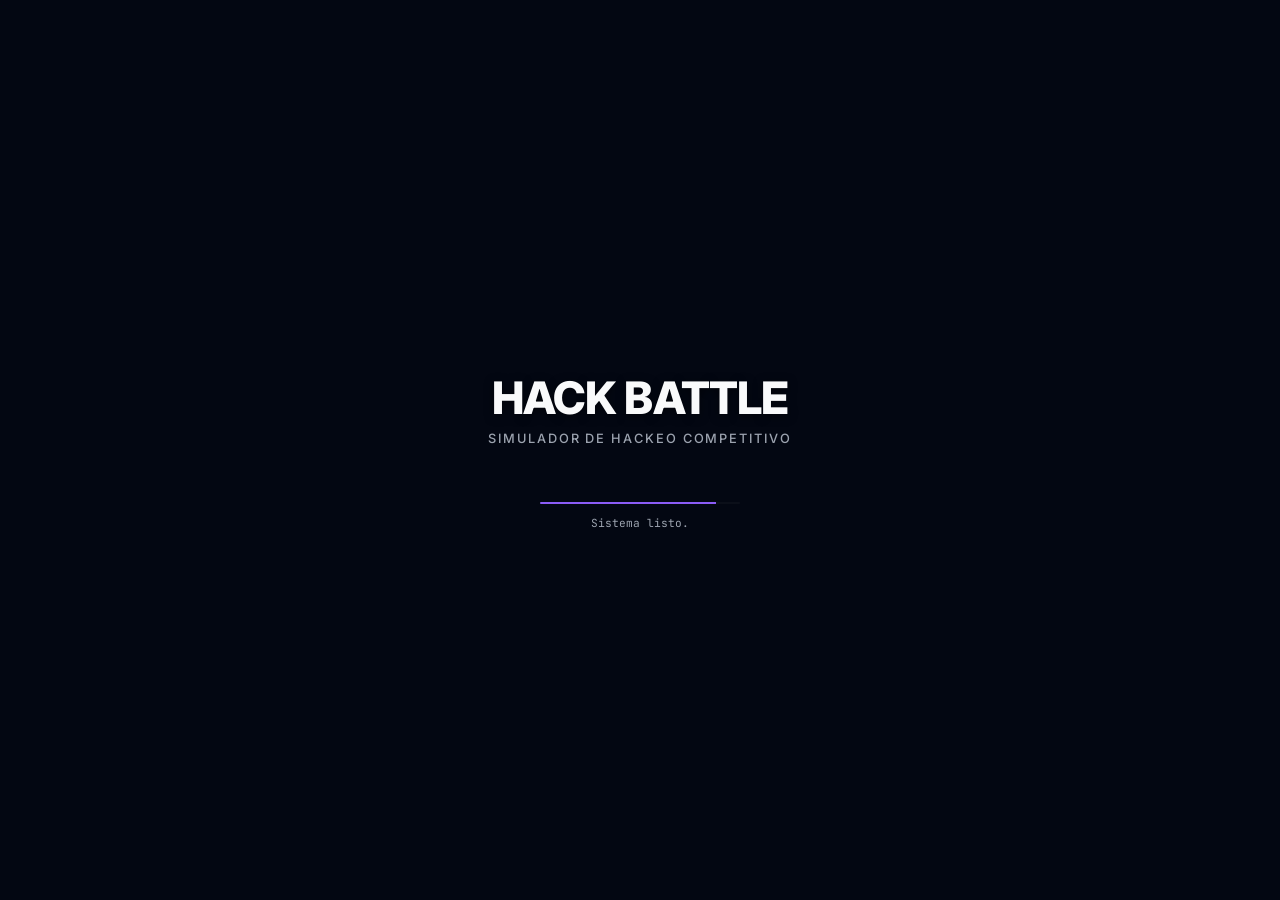
<file: 26-06-2026/HackBattle/index.html>
<!DOCTYPE html>
<html lang="es">
<head>
    <meta charset="UTF-8">
    <meta name="viewport" content="width=device-width, initial-scale=1.0">
    <meta name="description" content="HACK BATTLE - Simulador de batallas entre hackers. Juego competitivo de estrategia por turnos.">
    <title>HACK BATTLE — Simulador de Hackeo Competitivo</title>
    <link rel="stylesheet" href="styles.css">
    <link rel="icon" href="data:image/svg+xml,<svg xmlns='http://www.w3.org/2000/svg' viewBox='0 0 100 100'><text y='.9em' font-size='90'>⚡</text></svg>">
</head>
<body>

    <!-- Particle Background -->
    <canvas id="particle-canvas"></canvas>

    <!-- Loading Screen -->
    <div class="loading-screen">
        <div class="game-logo">
            <h1>HACK BATTLE</h1>
            <div class="subtitle">Simulador de Hackeo Competitivo</div>
        </div>
        <div class="loading-bar">
            <div class="loading-fill"></div>
        </div>
        <div class="loading-text">Inicializando sistema...</div>
    </div>

    <!-- Contenedor Principal -->
    <div class="game-container" style="flex-direction: column;">

        <!-- Barra de Estado del Rol de Usuario -->
        <div id="role-indicator-bar" class="role-indicator-bar glass" style="display: none;">
            <div class="role-info-container">
                <span>👤 Usuario: <strong id="indicator-username">invitado</strong></span>
                <span style="color: var(--text-muted);">|</span>
                <span>🔑 Rol BD: <strong id="indicator-role" style="color: var(--gold);">db_guest</strong></span>
                <span style="color: var(--text-muted);">|</span>
                <button class="btn btn-cyan" onclick="abrirCertificado()" style="padding: 2px 10px; font-size: 0.68rem; height: auto;">📜 CERTIFICACIÓN BD</button>
            </div>
            <div class="db-connection-status">
                <div class="db-connection-dot"></div>
                <span>SQL Server Status: CONNECTED</span>
            </div>
        </div>

        <!-- ===== LOGIN ===== -->
        <div id="screen-login" class="screen active">
            <div class="game-logo">
                <h1 class="glitch-text" data-text="HACK BATTLE">HACK BATTLE</h1>
                <div class="subtitle">Simulador de Hackeo Competitivo</div>
                <div class="version">v3.0 — GAMEZONE SQL Server Integrator</div>
            </div>

            <div class="login-box glass">
                <div class="terminal-prompt">
                    <span>sistema</span>:~$ iniciar_sesion --rol-seguro
                </div>
                <br>

                <div class="input-group">
                    <label>👤 Usuario</label>
                    <input type="text" id="login-usuario" class="input-field" placeholder="Nombre de hacker..." autocomplete="off">
                </div>

                <div class="input-group">
                    <label>🔑 Contraseña</label>
                    <input type="password" id="login-password" class="input-field" placeholder="Tu contraseña...">
                </div>

                <div style="display: flex; gap: 12px; margin-top: 28px;">
                    <button class="btn btn-primary btn-full btn-lg" onclick="intentarLogin()">
                        ⚡ CONECTAR
                    </button>
                    <button class="btn btn-cyan btn-full btn-lg" onclick="mostrarPantalla('registro')">
                        📝 REGISTRO
                    </button>
                </div>
            </div>
        </div>

        <!-- ===== REGISTRO NUEVO JUGADOR DEDICADO ===== -->
        <div id="screen-registro" class="screen">
            <div class="game-logo">
                <h1 class="glitch-text" data-text="NUEVO REGISTRO">NUEVO REGISTRO</h1>
                <div class="subtitle">Crear Identidad de Hacker en el Servidor</div>
            </div>

            <div class="login-box glass" style="max-width: 460px; margin: 0 auto;">
                <div class="terminal-prompt">
                    <span>sistema</span>:~$ crear_cuenta --rol=db_player
                </div>
                <br>

                <div class="input-group">
                    <label>👤 Nombre de Hacker (Usuario)</label>
                    <input type="text" id="reg-usuario" class="input-field" placeholder="Ej: ShadowX..." autocomplete="off">
                </div>

                <div class="input-group">
                    <label>💼 Nombre Completo</label>
                    <input type="text" id="reg-nombre" class="input-field" placeholder="Tu nombre real..." autocomplete="off">
                </div>

                <div class="input-group">
                    <label>📧 Correo Electrónico</label>
                    <input type="email" id="reg-correo" class="input-field" placeholder="hacker@hackmail.com..." autocomplete="off">
                </div>

                <div class="input-group">
                    <label>🔑 Contraseña</label>
                    <input type="password" id="reg-password" class="input-field" placeholder="Elige una clave fuerte...">
                </div>

                <div class="input-group">
                    <label>🔄 Confirmar Contraseña</label>
                    <input type="password" id="reg-confirm" class="input-field" placeholder="Confirma tu clave...">
                </div>

                <div style="display: flex; gap: 8px; align-items: center; margin-top: 16px; margin-bottom: 20px;">
                    <input type="checkbox" id="reg-terminos" style="cursor: pointer; accent-color: var(--accent);">
                    <label for="reg-terminos" style="font-size: 0.72rem; color: var(--text-soft); cursor: pointer; user-select: none;">
                        Acepto los términos y declaro usar estas herramientas de forma ética 📜
                    </label>
                </div>

                <div style="display: flex; gap: 12px;">
                    <button class="btn btn-primary btn-full btn-lg" onclick="ejecutarRegistroCompleto()">
                        ⚡ CONFIRMAR REGISTRO
                    </button>
                    <button class="btn back-btn btn-full btn-lg" onclick="mostrarPantalla('login')">
                        ← CANCELAR
                    </button>
                </div>
            </div>
        </div>

        <!-- ===== MENÚ ===== -->
        <div id="screen-menu" class="screen">
            <div class="game-logo">
                <h1 class="glitch-text" data-text="HACK BATTLE">HACK BATTLE</h1>
                <div class="subtitle">Panel de Control</div>
            </div>

            <div class="menu-grid">
                <div class="menu-card glass" id="menu-btn-batalla" onclick="iniciarBatalla()">
                    <span class="card-icon">⚔️</span>
                    <div class="card-title">NUEVA PARTIDA</div>
                    <div class="card-desc">Enfréntate a un hacker rival en una batalla estratégica por turnos.</div>
                    <div class="battle-config" onclick="event.stopPropagation()">
                        <div class="config-row">
                            <label class="config-label">🎯 Dificultad</label>
                            <select id="select-dificultad" class="config-select" onchange="GameState.dificultad = this.value">
                                <option value="facil">🟢 Novato</option>
                                <option value="normal" selected>🟡 Hacker</option>
                                <option value="dificil">🔴 Elite</option>
                            </select>
                        </div>
                        <div class="config-row">
                            <label class="config-label">⚡ Modo</label>
                            <select id="select-modo" class="config-select" onchange="GameState.modoRapido = this.value === 'rapido'">
                                <option value="normal">Normal (100 HP)</option>
                                <option value="rapido">Rápido (60 HP)</option>
                            </select>
                        </div>
                    </div>
                </div>

                <div class="menu-card glass" id="menu-btn-espectador" onclick="iniciarEspectador()">
                    <span class="card-icon">👁️‍🗨️</span>
                    <div class="card-title">MODO ESPECTADOR</div>
                    <div class="card-desc">Observa un enfrentamiento automatizado de inteligencia artificial en red.</div>
                </div>

                <div class="menu-card glass" id="menu-btn-admin" onclick="mostrarPantalla('admin-db')">
                    <span class="card-icon">🎛️</span>
                    <div class="card-title">ADMINISTRAR BASE DE DATOS</div>
                    <div class="card-desc">Consola SQL interactiva, auditoría, esquema y configuración de triggers.</div>
                </div>

                <div class="menu-card glass" id="menu-btn-ranking" onclick="mostrarPantalla('ranking')">
                    <span class="card-icon">🏆</span>
                    <div class="card-title">RANKING GLOBAL</div>
                    <div class="card-desc">Tabla de clasificación con los mejores hackers del sistema.</div>
                </div>

                <div class="menu-card glass" id="menu-btn-perfil" onclick="mostrarPantalla('perfil')">
                    <span class="card-icon">👤</span>
                    <div class="card-title">MI PERFIL</div>
                    <div class="card-desc">Tus estadísticas, nivel, experiencia y herramientas.</div>
                </div>

                <div class="menu-card glass" id="menu-btn-historial" onclick="mostrarPantalla('historial')">
                    <span class="card-icon">📋</span>
                    <div class="card-title">HISTORIAL</div>
                    <div class="card-desc">Registro completo de todas tus partidas anteriores.</div>
                </div>

                <div class="menu-card glass" id="menu-btn-torneos" onclick="mostrarPantalla('torneos')">
                    <span class="card-icon">🎯</span>
                    <div class="card-title">TORNEOS</div>
                    <div class="card-desc">Torneos activos y finalizados del sistema GAMEZONE.</div>
                </div>

                <div class="menu-card glass" id="menu-btn-certificado" onclick="abrirCertificado()">
                    <span class="card-icon">📜</span>
                    <div class="card-title">CERTIFICADO BD</div>
                    <div class="card-desc">Verifica la encriptación TDE y la seguridad oficial del servidor.</div>
                </div>

                <div class="menu-card glass" id="menu-btn-desconectar" onclick="cerrarSesion()">
                    <span class="card-icon">🚪</span>
                    <div class="card-title">DESCONECTAR</div>
                    <div class="card-desc">Cierra tu sesión y vuelve al inicio.</div>
                </div>
            </div>
        </div>

        <!-- ===== BATALLA ===== -->
        <div id="screen-batalla" class="screen">
            <div class="turn-info glass">
                <div class="turn-number" id="turn-number">TURNO 1</div>
                <div class="turn-status" id="turn-status">>> Tu turno - Elige herramienta</div>
                <button class="btn btn-danger" onclick="mostrarPantalla('menu')" style="padding: 6px 14px; font-size: 0.72rem;">✕ RENDIRSE</button>
            </div>

            <div class="battle-container">
                <div class="server-panel player-panel glass">
                    <div class="panel-header">
                        <span class="panel-icon">💻</span>
                        <div>
                            <div class="panel-title" id="player-name">Jugador</div>
                            <div style="font-size: 0.7rem; color: var(--text-muted);">TU SERVIDOR</div>
                        </div>
                    </div>
                    <div class="stat-bar">
                        <div class="bar-label"><span>🔒 Seguridad</span><span id="player-security">100</span></div>
                        <div class="bar-track"><div class="bar-fill bar-health" id="player-security-bar" style="width: 100%"></div></div>
                    </div>
                    <div class="stat-bar">
                        <div class="bar-label"><span>⚡ Energía</span><span id="player-energy">100</span></div>
                        <div class="bar-track"><div class="bar-fill bar-energy" id="player-energy-bar" style="width: 100%"></div></div>
                    </div>
                    <div class="active-effects">
                        <div class="effects-title">Efectos Activos</div>
                        <div id="player-effects"></div>
                    </div>
                </div>

                <div class="vs-separator"><div class="vs-text">VS</div></div>

                <div class="server-panel enemy-panel glass">
                    <div class="panel-header">
                        <span class="panel-icon">🖥️</span>
                        <div>
                            <div class="panel-title" id="enemy-name">Rival</div>
                            <div style="font-size: 0.7rem; color: var(--text-muted);">SERVIDOR RIVAL</div>
                        </div>
                    </div>
                    <div class="stat-bar">
                        <div class="bar-label"><span>🔒 Seguridad</span><span id="enemy-security">100</span></div>
                        <div class="bar-track"><div class="bar-fill bar-enemy" id="enemy-security-bar" style="width: 100%"></div></div>
                    </div>
                    <div class="stat-bar">
                        <div class="bar-label"><span>⚡ Energía</span><span id="enemy-energy">100</span></div>
                        <div class="bar-track"><div class="bar-fill bar-energy" id="enemy-energy-bar" style="width: 100%"></div></div>
                    </div>
                    <div class="active-effects">
                        <div class="effects-title">Efectos Activos</div>
                        <div id="enemy-effects"></div>
                    </div>
                </div>
            </div>

            <div class="tools-section glass">
                <div class="section-title">🔧 Arsenal de Herramientas</div>
                <div class="tools-grid" id="tools-grid"></div>
            </div>

            <div class="battle-log glass">
                <div class="log-title">📟 Registro del Sistema</div>
                <div id="battle-log-entries"></div>
            </div>
        </div>

        <!-- ===== RANKING ===== -->
        <div id="screen-ranking" class="screen">
            <div class="screen-header">
                <h2>🏆 Ranking Global</h2>
                <div style="display: flex; gap: 8px;">
                    <button class="btn btn-cyan" onclick="exportarTablaExcel('ranking-body', 'ranking_global')">📥 Exportar a Excel</button>
                    <button class="btn back-btn" onclick="mostrarPantalla('menu')">← Volver</button>
                </div>
            </div>
            <div class="data-table-container glass">

                <table class="data-table">
                    <thead>
                        <tr><th>Pos.</th><th>Nombre</th><th>Nivel</th><th>Victorias</th><th>Derrotas</th><th>Partidas</th><th>Winrate</th></tr>
                    </thead>
                    <tbody id="ranking-body"></tbody>
                </table>
            </div>
        </div>

        <!-- ===== PERFIL ===== -->
        <div id="screen-perfil" class="screen">
            <div class="screen-header">
                <h2>👤 Mi Perfil</h2>
                <button class="btn back-btn" onclick="mostrarPantalla('menu')">← Volver</button>
            </div>
            <div class="profile-grid">
                <div class="profile-card glass">
                    <div class="profile-avatar">
                        <span class="avatar-icon">🧑‍💻</span>
                        <div class="player-name" id="perfil-nombre">Jugador</div>
                        <div class="player-level" id="perfil-nivel">Nivel 1</div>
                    </div>
                    <div class="stat-bar" style="margin-top: 15px;">
                        <div class="bar-label"><span>⭐ Progreso</span><span id="perfil-xp-next">0 / 250 XP</span></div>
                        <div class="bar-track">
                            <div class="bar-fill" id="perfil-xp-bar" style="width: 0%; background: linear-gradient(90deg, var(--gold), var(--teal)); box-shadow: 0 0 10px var(--gold-glow);"></div>
                        </div>
                    </div>
                </div>
                <div class="profile-card glass">
                    <h3>📊 Estadísticas</h3>
                    <div class="stat-item"><span class="stat-label">Victorias</span><span class="stat-value" id="perfil-victorias" style="color: var(--green);">0</span></div>
                    <div class="stat-item"><span class="stat-label">Derrotas</span><span class="stat-value" id="perfil-derrotas" style="color: var(--red);">0</span></div>
                    <div class="stat-item"><span class="stat-label">Partidas Jugadas</span><span class="stat-value" id="perfil-partidas">0</span></div>
                    <div class="stat-item"><span class="stat-label">Winrate</span><span class="stat-value" id="perfil-winrate" style="color: var(--gold);">0%</span></div>
                    <div class="stat-item"><span class="stat-label">Fecha de Registro</span><span class="stat-value" id="perfil-fecha" style="color: var(--text-muted);">-</span></div>
                </div>
                <div class="profile-card full-width glass">
                    <h3>🔧 Herramientas</h3>

                    <div id="perfil-tools"></div>
                </div>
            </div>
        </div>

        <!-- ===== HISTORIAL ===== -->
        <div id="screen-historial" class="screen">
            <div class="screen-header">
                <h2>📋 Historial de Partidas</h2>
                <div style="display: flex; gap: 8px;">
                    <button class="btn btn-cyan" onclick="exportarTablaExcel('historial-body', 'historial_partidas')">📥 Exportar a Excel</button>
                    <button class="btn back-btn" onclick="mostrarPantalla('menu')">← Volver</button>
                </div>
            </div>
            <div class="data-table-container glass">

                <table class="data-table">
                    <thead>
                        <tr><th>Fecha</th><th>Rival</th><th>Resultado</th><th>Turnos</th><th>Duración</th></tr>
                    </thead>
                    <tbody id="historial-body"></tbody>
                </table>
            </div>
        </div>

        <!-- ===== TORNEOS ===== -->
        <div id="screen-torneos" class="screen">
            <div class="screen-header">
                <h2>🎯 Torneos GAMEZONE</h2>
                <button class="btn back-btn" onclick="mostrarPantalla('menu')">← Volver</button>
            </div>
            <div class="data-table-container glass">

                <table class="data-table">
                    <thead>
                        <tr><th>Torneo</th><th>Estado</th><th>Participantes</th><th>Ganador</th><th>Premio</th><th>Fecha</th></tr>
                    </thead>
                    <tbody id="torneos-body"></tbody>
                </table>
            </div>
        </div>

        <!-- ===== ADMIN DASHBOARD ===== -->
        <div id="screen-admin-db" class="screen">
            <div class="screen-header">
                <h2>🎛️ Panel de Administración de Base de Datos</h2>
                <button class="btn back-btn" onclick="mostrarPantalla('menu')">← Volver</button>
            </div>
            
            <div class="admin-tabs">
                <button class="admin-tab-btn active" id="btn-tab-sql" onclick="cambiarAdminTab('sql')">💻 Consola SQL</button>
                <button class="admin-tab-btn" id="btn-tab-edit-tools" onclick="cambiarAdminTab('edit-tools')">🛠️ sp_ActualizarHerramienta</button>
                <button class="admin-tab-btn" id="btn-tab-audit" onclick="cambiarAdminTab('audit')">📜 Auditoría de Partidas</button>
                <button class="admin-tab-btn" id="btn-tab-schema" onclick="cambiarAdminTab('schema')">🗂️ Esquema Relacional</button>
                <button class="admin-tab-btn" id="btn-tab-reports" onclick="cambiarAdminTab('reports')">📊 Reportes por Jugador</button>
            </div>

            <!-- Pestaña 1: Consola SQL -->
            <div id="admin-tab-sql" class="admin-tab-content">
                <div class="sql-terminal-box">
                    <div class="terminal-header">
                        <span>Microsoft SQL Server Management Studio — HackBattleDB</span>
                        <span>admin_hb [db_owner]</span>
                    </div>
                    <div class="terminal-body">
                        <div class="sql-input-row">
                            <span class="sql-prompt">HackBattleDB&gt;</span>
                            <input type="text" id="sql-console-input" class="sql-input" placeholder="Escribe tu consulta SQL aquí... (Ej: SELECT * FROM Usuario;)" autocomplete="off">
                            <button class="btn btn-primary" onclick="ejecutarConsultaSQL()" style="padding: 8px 16px; font-size: 0.75rem;">EXECUTE</button>
                        </div>
                        <div class="sql-templates-container">
                            <button class="sql-template-btn" onclick="setSQLTemplate('SELECT * FROM Usuario;')">SELECT Usuarios</button>
                            <button class="sql-template-btn" onclick="setSQLTemplate('SELECT * FROM Jugador;')">SELECT Jugadores</button>
                            <button class="sql-template-btn" onclick="setSQLTemplate('SELECT * FROM Herramienta;')">SELECT Herramientas</button>
                            <button class="sql-template-btn" onclick="setSQLTemplate('SELECT * FROM Partida;')">SELECT Partidas</button>
                            <button class="sql-template-btn" onclick="setSQLTemplate('SELECT * FROM AuditoriaPartida;')">SELECT Auditoria</button>
                            <button class="sql-template-btn" onclick="setSQLTemplate('UPDATE Herramienta SET daño = 60 WHERE nombre = \'Virus\';')">UPDATE Virus (+Daño)</button>
                            <button class="sql-template-btn" onclick="setSQLTemplate('UPDATE Herramienta SET costo_energia = 5 WHERE nombre = \'Bomba Lógica\';')">UPDATE Bomba (Bajo Costo)</button>
                        </div>
                        <div class="sql-console-output" id="sql-console-output">
                            <span style="color: var(--text-muted);">Escribe una consulta SQL y presiona Enter o el botón EXECUTE. Puedes usar SELECT y UPDATE sobre las tablas simuladas.</span>
                        </div>
                    </div>
                </div>
            </div>

            <!-- Pestaña 2: sp_ActualizarHerramienta -->
            <div id="admin-tab-edit-tools" class="admin-tab-content" style="display: none;">
                <div class="profile-card glass">
                    <h3>🛠️ Procedimiento: sp_ActualizarHerramienta</h3>

                    <div class="tool-edit-grid" id="admin-tools-edit-list">
                        <!-- Generado por JS -->
                    </div>
                </div>
            </div>

            <!-- Pestaña 3: Auditoría -->
            <div id="admin-tab-audit" class="admin-tab-content" style="display: none;">
                <div class="data-table-container glass">
                    <div style="display: flex; justify-content: flex-end; margin-bottom: 12px;">
                        <button class="btn btn-cyan" onclick="exportarTablaExcel('admin-audit-body', 'auditoria_transacciones')">📥 Exportar a Excel</button>
                    </div>
                    <table class="data-table">
                        <thead>
                            <tr>
                                <th>ID</th>
                                <th>Tabla</th>
                                <th>Operación</th>
                                <th>Usuario DB</th>
                                <th>Fecha</th>
                                <th>Detalles</th>
                            </tr>
                        </thead>
                        <tbody id="admin-audit-body">
                            <!-- Generado por JS -->
                        </tbody>
                    </table>
                </div>
            </div>

            <!-- Pestaña 4: Esquema -->
            <div id="admin-tab-schema" class="admin-tab-content" style="display: none;">
                <div class="db-schema-wrapper glass">
                    <div class="db-schema-grid">
                        
                        <!-- TABLA USUARIO -->
                        <div class="schema-table-card">
                            <div class="schema-table-header">
                                <span class="schema-table-name">Usuario</span>
                                <span class="schema-table-rows-count" id="schema-count-usuarios">8 filas</span>
                            </div>
                            <div class="schema-table-columns">
                                <div class="schema-column"><span class="schema-col-name pk">id_usuario</span><span class="schema-col-type">int</span></div>
                                <div class="schema-column"><span class="schema-col-name">nombre_usuario</span><span class="schema-col-type">varchar(50)</span></div>
                                <div class="schema-column"><span class="schema-col-name">correo</span><span class="schema-col-type">varchar(100)</span></div>
                                <div class="schema-column"><span class="schema-col-name">contrasena</span><span class="schema-col-type">varchar(255)</span></div>
                                <div class="schema-column"><span class="schema-col-name">fecha_registro</span><span class="schema-col-type">datetime</span></div>
                            </div>
                        </div>

                        <!-- TABLA JUGADOR -->
                        <div class="schema-table-card">
                            <div class="schema-table-header">
                                <span class="schema-table-name">Jugador</span>
                                <span class="schema-table-rows-count" id="schema-count-jugadores">8 filas</span>
                            </div>
                            <div class="schema-table-columns">
                                <div class="schema-column"><span class="schema-col-name pk">id_jugador</span><span class="schema-col-type">int</span></div>
                                <div class="schema-column"><span class="schema-col-name fk">id_usuario</span><span class="schema-col-type">int</span></div>
                                <div class="schema-column"><span class="schema-col-name">nivel</span><span class="schema-col-type">int</span></div>
                                <div class="schema-column"><span class="schema-col-name">experiencia</span><span class="schema-col-type">int</span></div>
                                <div class="schema-column"><span class="schema-col-name">victorias</span><span class="schema-col-type">int</span></div>
                                <div class="schema-column"><span class="schema-col-name">derrotas</span><span class="schema-col-type">int</span></div>
                                <div class="schema-column"><span class="schema-col-name">partidas_jugadas</span><span class="schema-col-type">int</span></div>
                            </div>
                        </div>

                        <!-- TABLA HERRAMIENTA -->
                        <div class="schema-table-card">
                            <div class="schema-table-header">
                                <span class="schema-table-name">Herramienta</span>
                                <span class="schema-table-rows-count" id="schema-count-herramientas">8 filas</span>
                            </div>
                            <div class="schema-table-columns">
                                <div class="schema-column"><span class="schema-col-name pk">id_herramienta</span><span class="schema-col-type">int</span></div>
                                <div class="schema-column"><span class="schema-col-name">nombre</span><span class="schema-col-type">varchar(50)</span></div>
                                <div class="schema-column"><span class="schema-col-name">icono</span><span class="schema-col-type">varchar(10)</span></div>
                                <div class="schema-column"><span class="schema-col-name">tipo</span><span class="schema-col-type">varchar(20)</span></div>
                                <div class="schema-column"><span class="schema-col-name">descripcion</span><span class="schema-col-type">text</span></div>
                                <div class="schema-column"><span class="schema-col-name">daño</span><span class="schema-col-type">int</span></div>
                                <div class="schema-column"><span class="schema-col-name">costo_energia</span><span class="schema-col-type">int</span></div>
                                <div class="schema-column"><span class="schema-col-name">cooldown</span><span class="schema-col-type">int</span></div>
                                <div class="schema-column"><span class="schema-col-name">nivel_req</span><span class="schema-col-type">int</span></div>
                            </div>
                        </div>

                        <!-- TABLA PARTIDA -->
                        <div class="schema-table-card">
                            <div class="schema-table-header">
                                <span class="schema-table-name">Partida</span>
                                <span class="schema-table-rows-count" id="schema-count-partidas">8 filas</span>
                            </div>
                            <div class="schema-table-columns">
                                <div class="schema-column"><span class="schema-col-name pk">id_partida</span><span class="schema-col-type">int</span></div>
                                <div class="schema-column"><span class="schema-col-name fk">id_jugador1</span><span class="schema-col-type">int</span></div>
                                <div class="schema-column"><span class="schema-col-name fk">id_jugador2</span><span class="schema-col-type">int</span></div>
                                <div class="schema-column"><span class="schema-col-name">ganador</span><span class="schema-col-type">int</span></div>
                                <div class="schema-column"><span class="schema-col-name">turnos</span><span class="schema-col-type">int</span></div>
                                <div class="schema-column"><span class="schema-col-name">fecha</span><span class="schema-col-type">date</span></div>
                                <div class="schema-column"><span class="schema-col-name">duracion</span><span class="schema-col-type">varchar(10)</span></div>
                            </div>
                        </div>

                        <!-- TABLA AUDITORIA -->
                        <div class="schema-table-card">
                            <div class="schema-table-header">
                                <span class="schema-table-name">AuditoriaPartida</span>
                                <span class="schema-table-rows-count" id="schema-count-auditoria">0 filas</span>
                            </div>
                            <div class="schema-table-columns">
                                <div class="schema-column"><span class="schema-col-name pk">id_auditoria</span><span class="schema-col-type">int</span></div>
                                <div class="schema-column"><span class="schema-col-name">tabla_afectada</span><span class="schema-col-type">varchar(50)</span></div>
                                <div class="schema-column"><span class="schema-col-name">operacion</span><span class="schema-col-type">varchar(10)</span></div>
                                <div class="schema-column"><span class="schema-col-name">usuario_db</span><span class="schema-col-type">varchar(50)</span></div>
                                <div class="schema-column"><span class="schema-col-name">fecha</span><span class="schema-col-type">datetime</span></div>
                                <div class="schema-column"><span class="schema-col-name">detalles</span><span class="schema-col-type">text</span></div>
                            </div>
                        </div>

                        <!-- TABLA TORNEO -->
                        <div class="schema-table-card">
                            <div class="schema-table-header">
                                <span class="schema-table-name">Torneo</span>
                                <span class="schema-table-rows-count">3 filas</span>
                            </div>
                            <div class="schema-table-columns">
                                <div class="schema-column"><span class="schema-col-name pk">id_torneo</span><span class="schema-col-type">int</span></div>
                                <div class="schema-column"><span class="schema-col-name">nombre</span><span class="schema-col-type">varchar(100)</span></div>
                                <div class="schema-column"><span class="schema-col-name">estado</span><span class="schema-col-type">varchar(20)</span></div>
                                <div class="schema-column"><span class="schema-col-name">participantes</span><span class="schema-col-type">int</span></div>
                                <div class="schema-column"><span class="schema-col-name">ganador</span><span class="schema-col-type">varchar(50)</span></div>
                                <div class="schema-column"><span class="schema-col-name">premio</span><span class="schema-col-type">varchar(50)</span></div>
                                <div class="schema-column"><span class="schema-col-name">fecha</span><span class="schema-col-type">date</span></div>
                            </div>
                        </div>

                        <!-- TABLA HERRAMIENTA_JUGADOR -->
                        <div class="schema-table-card">
                            <div class="schema-table-header">
                                <span class="schema-table-name">HerramientaJugador</span>
                                <span class="schema-table-rows-count">Relación N:M</span>
                            </div>
                            <div class="schema-table-columns">
                                <div class="schema-column"><span class="schema-col-name pk">id_hj</span><span class="schema-col-type">int</span></div>
                                <div class="schema-column"><span class="schema-col-name fk">id_jugador</span><span class="schema-col-type">int</span></div>
                                <div class="schema-column"><span class="schema-col-name fk">id_herramienta</span><span class="schema-col-type">int</span></div>
                                <div class="schema-column"><span class="schema-col-name">desbloqueada</span><span class="schema-col-type">bit</span></div>
                                <div class="schema-column"><span class="schema-col-name">fecha_desbloqueo</span><span class="schema-col-type">datetime</span></div>
                            </div>
                        </div>

                        <!-- TABLA EQUIPO -->
                        <div class="schema-table-card">
                            <div class="schema-table-header">
                                <span class="schema-table-name">Equipo</span>
                                <span class="schema-table-rows-count">4 filas</span>
                            </div>
                            <div class="schema-table-columns">
                                <div class="schema-column"><span class="schema-col-name pk">id_equipo</span><span class="schema-col-type">int</span></div>
                                <div class="schema-column"><span class="schema-col-name">nombre</span><span class="schema-col-type">varchar(50)</span></div>
                                <div class="schema-column"><span class="schema-col-name fk">id_lider</span><span class="schema-col-type">int</span></div>
                                <div class="schema-column"><span class="schema-col-name">fecha_creacion</span><span class="schema-col-type">datetime</span></div>
                            </div>
                        </div>

                        <!-- TABLA EQUIPO_JUGADOR -->
                        <div class="schema-table-card">
                            <div class="schema-table-header">
                                <span class="schema-table-name">EquipoJugador</span>
                                <span class="schema-table-rows-count">Relación N:M</span>
                            </div>
                            <div class="schema-table-columns">
                                <div class="schema-column"><span class="schema-col-name pk">id_ej</span><span class="schema-col-type">int</span></div>
                                <div class="schema-column"><span class="schema-col-name fk">id_equipo</span><span class="schema-col-type">int</span></div>
                                <div class="schema-column"><span class="schema-col-name fk">id_jugador</span><span class="schema-col-type">int</span></div>
                                <div class="schema-column"><span class="schema-col-name">rol_equipo</span><span class="schema-col-type">varchar(20)</span></div>
                            </div>
                        </div>

                        <!-- TABLA INSCRIPCION -->
                        <div class="schema-table-card">
                            <div class="schema-table-header">
                                <span class="schema-table-name">Inscripcion</span>
                                <span class="schema-table-rows-count">Rel. Torneo</span>
                            </div>
                            <div class="schema-table-columns">
                                <div class="schema-column"><span class="schema-col-name pk">id_inscripcion</span><span class="schema-col-type">int</span></div>
                                <div class="schema-column"><span class="schema-col-name fk">id_torneo</span><span class="schema-col-type">int</span></div>
                                <div class="schema-column"><span class="schema-col-name fk">id_equipo</span><span class="schema-col-type">int</span></div>
                                <div class="schema-column"><span class="schema-col-name">fecha_inscripcion</span><span class="schema-col-type">datetime</span></div>
                                <div class="schema-column"><span class="schema-col-name">estado</span><span class="schema-col-type">varchar(20)</span></div>
                            </div>
                        </div>

                        <!-- TABLA MOVIMIENTO_PARTIDA -->
                        <div class="schema-table-card">
                            <div class="schema-table-header">
                                <span class="schema-table-name">MovimientoPartida</span>
                                <span class="schema-table-rows-count">Log Turnos</span>
                            </div>
                            <div class="schema-table-columns">
                                <div class="schema-column"><span class="schema-col-name pk">id_movimiento</span><span class="schema-col-type">int</span></div>
                                <div class="schema-column"><span class="schema-col-name fk">id_partida</span><span class="schema-col-type">int</span></div>
                                <div class="schema-column"><span class="schema-col-name fk">id_jugador</span><span class="schema-col-type">int</span></div>
                                <div class="schema-column"><span class="schema-col-name fk">id_herramienta</span><span class="schema-col-type">int</span></div>
                                <div class="schema-column"><span class="schema-col-name">turno</span><span class="schema-col-type">int</span></div>
                                <div class="schema-column"><span class="schema-col-name">daño_causado</span><span class="schema-col-type">int</span></div>
                            </div>
                        </div>

                        <!-- TABLA RANKING -->
                        <div class="schema-table-card">
                            <div class="schema-table-header">
                                <span class="schema-table-name">Ranking</span>
                                <span class="schema-table-rows-count">Vista + Tabla</span>
                            </div>
                            <div class="schema-table-columns">
                                <div class="schema-column"><span class="schema-col-name pk">id_ranking</span><span class="schema-col-type">int</span></div>
                                <div class="schema-column"><span class="schema-col-name fk">id_jugador</span><span class="schema-col-type">int</span></div>
                                <div class="schema-column"><span class="schema-col-name">posicion</span><span class="schema-col-type">int</span></div>
                                <div class="schema-column"><span class="schema-col-name">puntos</span><span class="schema-col-type">int</span></div>
                                <div class="schema-column"><span class="schema-col-name">temporada</span><span class="schema-col-type">varchar(20)</span></div>
                            </div>
                        </div>
                    </div>
                </div>
            </div>

            <!-- Pestaña 6: Reportes por Jugador -->
            <div id="admin-tab-reports" class="admin-tab-content" style="display: none;">
                <div class="profile-card glass" style="margin-bottom: 16px;">
                    <h3>📊 Generador de Reportes de Base de Datos</h3>
                    <p style="font-size: 0.8rem; color: var(--text-muted); margin-bottom: 20px;">
                        Selecciona un jugador del sistema y el tipo de reporte deseado para filtrar la información y exportarla de forma limpia a una hoja de cálculo profesional.
                    </p>
                    
                    <div style="display: flex; gap: 16px; flex-wrap: wrap; margin-bottom: 24px; background: rgba(0, 0, 0, 0.2); padding: 16px; border-radius: 8px; border: 1px solid var(--border);">
                        <div style="display: flex; flex-direction: column; gap: 6px; flex: 1; min-width: 200px;">
                            <label style="font-size: 0.72rem; font-weight: 700; color: var(--text-soft); text-transform: uppercase;">👤 Seleccionar Hacker (Jugador)</label>
                            <select id="report-player-select" style="background: #0d111d; color: var(--text); border: 1px solid var(--border); padding: 8px 12px; border-radius: 6px; font-size: 0.82rem; outline: none; width: 100%;">
                                <!-- Se llenará dinámicamente con JS -->
                            </select>
                        </div>
                        <div style="display: flex; flex-direction: column; gap: 6px; flex: 1; min-width: 200px;">
                            <label style="font-size: 0.72rem; font-weight: 700; color: var(--text-soft); text-transform: uppercase;">📋 Tipo de Reporte</label>
                            <select id="report-type-select" style="background: #0d111d; color: var(--text); border: 1px solid var(--border); padding: 8px 12px; border-radius: 6px; font-size: 0.82rem; outline: none; width: 100%;">
                                <option value="general">Estadísticas Generales del Perfil</option>
                                <option value="partidas">Historial de Partidas Ejecutadas</option>
                                <option value="auditoria">Logs de Auditoría de Transacciones</option>
                            </select>
                        </div>
                        <div style="display: flex; align-items: flex-end; gap: 8px;">
                            <button class="btn btn-primary" onclick="generarReporteAdministrador()" style="padding: 10px 20px; font-size: 0.8rem; height: 38px;">🔍 FILTRAR DATOS</button>
                            <button class="btn btn-cyan" onclick="exportarReporteAdministradorExcel()" style="padding: 10px 20px; font-size: 0.8rem; height: 38px;">📥 EXPORTAR A EXCEL</button>
                        </div>
                    </div>

                    <!-- SQL Query Viewer -->
                    <div class="code-window" style="margin-bottom: 16px;">
                        <div class="code-window-header">
                            <div class="code-window-dots">
                                <div class="code-window-dot red"></div>
                                <div class="code-window-dot yellow"></div>
                                <div class="code-window-dot green"></div>
                            </div>
                            <div class="code-window-title" id="report-query-title">Consulta SQL</div>
                            <div class="code-window-lang">T-SQL</div>
                        </div>
                        <pre class="code-window-body" id="report-query-code" style="min-height: 60px;"><span style="color: var(--text-muted);">-- Selecciona un jugador y tipo de reporte para ver la consulta SQL generada.</span></pre>
                    </div>

                    <!-- Data Grid View -->
                    <div class="data-table-container glass" style="margin-top: 16px;">
                        <table class="data-table" id="report-data-table">
                            <thead id="report-table-head">
                                <!-- Dinámico -->
                            </thead>
                            <tbody id="report-table-body">
                                <tr><td colspan="100%" style="text-align: center; color: var(--text-muted); padding: 24px;">Selecciona un jugador y haz clic en Filtrar Datos para generar el reporte.</td></tr>
                            </tbody>
                        </table>
                    </div>
                </div>
            </div>
        </div>

    </div>

    <!-- Modal Certificación de Base de Datos -->
    <div class="modal-overlay" id="modal-certificacion">
        <div class="modal-content" style="max-width: 500px; border: 1px solid var(--accent); border-top: 4px solid var(--accent);">
            <div class="result-icon">🛡️</div>
            <div class="result-title" style="color: var(--teal-light); font-size: 1.3rem;">CERTIFICADO DE SEGURIDAD Y ENCRIPTACIÓN</div>
            <div style="font-size: 0.72rem; color: var(--text-muted); font-family: var(--font-mono); margin-bottom: 12px;">Microsoft SQL Server Database Authenticated</div>
            
            <div class="result-stats" style="text-align: left; font-size: 0.75rem; line-height: 1.5;">
                <div style="margin-bottom: 8px; border-bottom: 1px solid rgba(255,255,255,0.05); padding-bottom: 6px;">
                    <strong>Base de Datos:</strong> <span style="font-family: var(--font-mono); color: var(--accent);">HackBattleDB_Production</span>
                </div>
                <div style="margin-bottom: 8px; border-bottom: 1px solid rgba(255,255,255,0.05); padding-bottom: 6px;">
                    <strong>Método de Encriptación:</strong> <span style="color: var(--green);">AES_256 (TDE - Transparent Data Encryption)</span>
                </div>
                <div style="margin-bottom: 8px; border-bottom: 1px solid rgba(255,255,255,0.05); padding-bottom: 6px;">
                    <strong>Certificado Oficial:</strong> <span style="font-family: var(--font-mono); color: var(--gold-light);">Cert_HackBattle_2026_SQLServer</span>
                </div>
                <div style="margin-bottom: 8px; border-bottom: 1px solid rgba(255,255,255,0.05); padding-bottom: 6px;">
                    <strong>Hash de Integridad (SHA-256):</strong> <br>
                    <span style="font-family: var(--font-mono); font-size: 0.65rem; color: var(--text-muted); word-break: break-all;">8f9a2e3b1c5d6e7f8a9b0c1d2e3f4a5b6c7d8e9f0a1b2c3d4e5f6a7b8c9d0e1f</span>
                </div>
                <div style="margin-bottom: 4px;">
                    <strong>Estado de Auditoría C2:</strong> <span style="color: var(--green);">✔️ COMPLIANT (ISO/IEC 27001)</span>
                </div>
            </div>
            
            <div style="font-size: 0.68rem; color: var(--text-muted); margin-bottom: 16px;">
                Este certificado garantiza que toda la información de usuarios, partidas y transacciones está resguardada por políticas estrictas de control de acceso discrecional (DAC) en SQL Server.
            </div>
            
            <button class="btn btn-primary" onclick="cerrarCertificado()" style="padding: 8px 20px;">ENTENDIDO</button>
        </div>
    </div>

    <!-- Área de alertas de triggers y procedures simulados -->
    <div class="db-alert-area" id="db-alert-area"></div>

    <!-- Modal Resultado -->
    <div class="modal-overlay" id="modal-resultado">
        <div class="modal-content" id="modal-content">
            <div class="result-icon" id="result-icon">🏆</div>
            <div class="result-title" id="result-title">¡VICTORIA!</div>
            <div style="color: var(--text-muted); font-size: 0.88rem; margin-top: 4px;" id="result-subtitle"></div>
            <div class="result-stats">
                <div class="result-stat"><span class="label">Turnos jugados</span><span class="value" id="result-turns">0</span></div>
                <div class="result-stat"><span class="label">Seguridad restante</span><span class="value" id="result-hp-left">0%</span></div>
                <div class="result-stat"><span class="label">Experiencia ganada</span><span class="value" id="result-xp">+100 XP</span></div>
            </div>
            <div class="result-stats" id="result-stats-extra" style="margin-top: 8px;"></div>
            <div class="modal-buttons">
                <button class="btn btn-primary btn-lg" onclick="revancha()">⚔️ Revancha</button>
                <button class="btn btn-cyan btn-lg" onclick="cerrarModal()">🏠 Menú</button>
            </div>
        </div>
    </div>

    <script src="game.js"></script>
    <script>
    // ===== PARTICLE SYSTEM =====
    (function() {
        const canvas = document.getElementById('particle-canvas');
        if (!canvas) return;
        const ctx = canvas.getContext('2d');
        let particles = [];
        const chars = '01アイウエオカキクケコ<>{}[]=/\\*+-';

        function resize() {
            canvas.width = window.innerWidth;
            canvas.height = window.innerHeight;
        }
        resize();
        window.addEventListener('resize', resize);

        function createParticle() {
            return {
                x: Math.random() * canvas.width,
                y: Math.random() * canvas.height,
                char: chars[Math.floor(Math.random() * chars.length)],
                speed: Math.random() * 0.3 + 0.1,
                opacity: Math.random() * 0.3 + 0.05,
                size: Math.random() * 10 + 8
            };
        }

        for (let i = 0; i < 40; i++) particles.push(createParticle());

        function animate() {
            ctx.clearRect(0, 0, canvas.width, canvas.height);
            particles.forEach(p => {
                ctx.font = `${p.size}px 'JetBrains Mono', monospace`;
                ctx.fillStyle = `rgba(139, 92, 246, ${p.opacity})`;
                ctx.fillText(p.char, p.x, p.y);
                p.y += p.speed;
                if (p.y > canvas.height + 20) {
                    p.y = -20;
                    p.x = Math.random() * canvas.width;
                    p.char = chars[Math.floor(Math.random() * chars.length)];
                }
            });
            requestAnimationFrame(animate);
        }
        animate();
    })();
    </script>
</body>
</html>
</file>
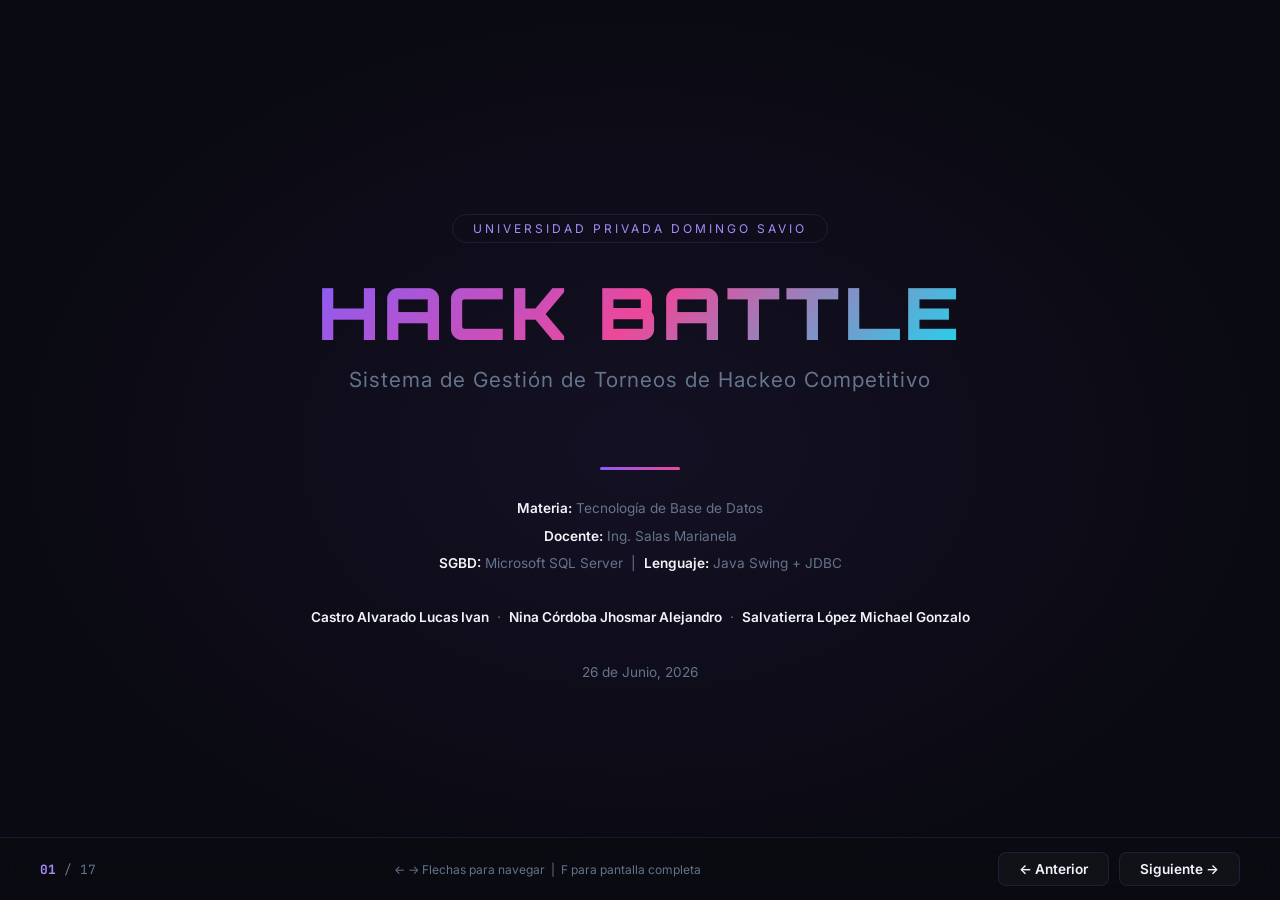
<file: 26-06-2026/HackBattle/presentacion.html>
<!DOCTYPE html>
<html lang="es">
<head>
    <meta charset="UTF-8">
    <meta name="viewport" content="width=device-width, initial-scale=1.0">
    <title>HACK BATTLE — Presentación del Proyecto</title>
    <link href="https://fonts.googleapis.com/css2?family=Inter:wght@300;400;500;600;700;800;900&family=JetBrains+Mono:wght@400;500;600;700&family=Orbitron:wght@600;700;800;900&display=swap" rel="stylesheet">
    <style>
        /* ===== RESET ===== */
        *, *::before, *::after { margin: 0; padding: 0; box-sizing: border-box; }

        :root {
            --bg: #0a0a12;
            --bg-card: rgba(255, 255, 255, 0.03);
            --purple: #8b5cf6;
            --purple-light: #a78bfa;
            --magenta: #ec4899;
            --cyan: #22d3ee;
            --green: #34d399;
            --red: #f43f5e;
            --yellow: #fbbf24;
            --blue: #3b82f6;
            --text: #f1f5f9;
            --text-dim: #64748b;
            --border: rgba(139, 92, 246, 0.15);
            --font: 'Inter', -apple-system, sans-serif;
            --mono: 'JetBrains Mono', monospace;
            --title: 'Orbitron', sans-serif;
        }

        body {
            font-family: var(--font);
            background: var(--bg);
            color: var(--text);
            overflow: hidden;
            height: 100vh;
        }

        /* ===== SLIDES ===== */
        .slide-container {
            width: 100vw;
            height: 100vh;
            position: relative;
        }

        .slide {
            position: absolute;
            top: 0; left: 0;
            width: 100%; height: 100%;
            display: none;
            padding: 60px 80px;
            opacity: 0;
            transition: opacity 0.5s ease;
            overflow-y: auto;
        }

        .slide.active {
            display: flex;
            flex-direction: column;
            opacity: 1;
            animation: slideIn 0.5s ease;
        }

        @keyframes slideIn {
            from { opacity: 0; transform: translateX(30px); }
            to { opacity: 1; transform: translateX(0); }
        }

        /* ===== SLIDE COVER ===== */
        .slide-cover {
            justify-content: center;
            align-items: center;
            text-align: center;
            background: radial-gradient(ellipse at 50% 50%, rgba(139, 92, 246, 0.08) 0%, transparent 70%);
        }

        .cover-badge {
            display: inline-block;
            padding: 6px 20px;
            border: 1px solid var(--border);
            border-radius: 20px;
            font-size: 0.75rem;
            color: var(--purple-light);
            letter-spacing: 3px;
            text-transform: uppercase;
            margin-bottom: 30px;
        }

        .cover-title {
            font-family: var(--title);
            font-size: 4.5rem;
            font-weight: 900;
            background: linear-gradient(135deg, var(--purple), var(--magenta), var(--cyan));
            -webkit-background-clip: text;
            -webkit-text-fill-color: transparent;
            background-clip: text;
            line-height: 1.1;
            margin-bottom: 15px;
            letter-spacing: 4px;
        }

        .cover-subtitle {
            font-size: 1.3rem;
            color: var(--text-dim);
            font-weight: 400;
            margin-bottom: 50px;
            letter-spacing: 1px;
        }

        .cover-meta {
            font-size: 0.85rem;
            color: var(--text-dim);
            line-height: 2;
        }

        .cover-meta strong { color: var(--text); font-weight: 600; }

        .cover-divider {
            width: 80px;
            height: 3px;
            background: linear-gradient(90deg, var(--purple), var(--magenta));
            border-radius: 2px;
            margin: 25px auto;
        }

        /* ===== SLIDE HEADERS ===== */
        .slide-header {
            margin-bottom: 40px;
            flex-shrink: 0;
        }

        .slide-number {
            font-family: var(--mono);
            font-size: 0.75rem;
            color: var(--purple);
            letter-spacing: 3px;
            margin-bottom: 8px;
        }

        .slide-title {
            font-family: var(--title);
            font-size: 2.2rem;
            font-weight: 800;
            color: var(--text);
            letter-spacing: 2px;
            padding-bottom: 15px;
            border-bottom: 2px solid var(--border);
        }

        .slide-title span {
            background: linear-gradient(135deg, var(--purple), var(--magenta));
            -webkit-background-clip: text;
            -webkit-text-fill-color: transparent;
            background-clip: text;
        }

        /* ===== CONTENT ===== */
        .slide-body {
            flex: 1;
            display: flex;
            flex-direction: column;
            justify-content: center;
            gap: 20px;
        }

        .two-cols {
            display: grid;
            grid-template-columns: 1fr 1fr;
            gap: 30px;
            align-items: start;
        }

        .three-cols {
            display: grid;
            grid-template-columns: 1fr 1fr 1fr;
            gap: 20px;
        }

        /* Cards */
        .card {
            background: var(--bg-card);
            border: 1px solid var(--border);
            border-radius: 14px;
            padding: 25px;
        }

        .card-title {
            font-size: 0.8rem;
            font-weight: 700;
            color: var(--purple-light);
            letter-spacing: 2px;
            text-transform: uppercase;
            margin-bottom: 15px;
        }

        /* Texto */
        p, .desc {
            font-size: 1.05rem;
            line-height: 1.8;
            color: var(--text-dim);
        }

        .highlight { color: var(--text); font-weight: 600; }
        .purple { color: var(--purple-light); }
        .cyan { color: var(--cyan); }
        .magenta { color: var(--magenta); }
        .green { color: var(--green); }
        .yellow { color: var(--yellow); }
        .red { color: var(--red); }

        /* Listas */
        ul { list-style: none; }

        ul li {
            padding: 8px 0;
            font-size: 1rem;
            color: var(--text-dim);
            display: flex;
            align-items: flex-start;
            gap: 12px;
            line-height: 1.5;
        }

        ul li::before {
            content: '▸';
            color: var(--purple);
            font-weight: 700;
            flex-shrink: 0;
            margin-top: 1px;
        }

        ul li strong { color: var(--text); }

        /* Tablas */
        table {
            width: 100%;
            border-collapse: collapse;
            font-size: 0.9rem;
        }

        table th {
            padding: 12px 14px;
            text-align: left;
            font-size: 0.75rem;
            color: var(--purple-light);
            letter-spacing: 2px;
            text-transform: uppercase;
            border-bottom: 2px solid var(--border);
            background: rgba(0,0,0,0.2);
            font-weight: 700;
        }

        table td {
            padding: 11px 14px;
            border-bottom: 1px solid rgba(255,255,255,0.03);
            color: var(--text-dim);
        }

        table td:first-child { color: var(--text); font-weight: 500; }

        table tr:hover td { background: rgba(139, 92, 246, 0.04); }

        /* Code blocks */
        .code-block {
            background: rgba(0, 0, 0, 0.4);
            border: 1px solid var(--border);
            border-radius: 10px;
            padding: 18px 22px;
            font-family: var(--mono);
            font-size: 0.8rem;
            line-height: 1.7;
            color: var(--text-dim);
            overflow-x: auto;
        }

        .code-block .keyword { color: var(--magenta); font-weight: 600; }
        .code-block .table-name { color: var(--cyan); }
        .code-block .comment { color: #4a5568; }
        .code-block .string { color: var(--green); }
        .code-block .function { color: var(--yellow); }

        /* Badges de equipo */
        .team-grid {
            display: grid;
            grid-template-columns: repeat(3, 1fr);
            gap: 25px;
            margin-top: 20px;
        }

        .team-card {
            background: var(--bg-card);
            border: 1px solid var(--border);
            border-radius: 16px;
            padding: 35px 25px;
            text-align: center;
        }

        .team-card .avatar {
            font-size: 3.5rem;
            margin-bottom: 15px;
            display: block;
        }

        .team-card .name {
            font-size: 1.1rem;
            font-weight: 700;
            color: var(--text);
            margin-bottom: 5px;
        }

        .team-card .role {
            font-size: 0.8rem;
            color: var(--purple-light);
            letter-spacing: 1px;
        }

        /* Diagrama */
        .diagram {
            display: flex;
            align-items: center;
            justify-content: center;
            gap: 0;
            flex-wrap: wrap;
        }

        .diagram-box {
            padding: 14px 24px;
            border-radius: 10px;
            font-size: 0.85rem;
            font-weight: 700;
            text-align: center;
            letter-spacing: 1px;
            min-width: 140px;
        }

        .diagram-arrow {
            font-size: 1.4rem;
            color: var(--text-dim);
            padding: 0 8px;
        }

        .db-purple { background: rgba(139, 92, 246, 0.12); border: 1px solid rgba(139, 92, 246, 0.3); color: var(--purple-light); }
        .db-cyan { background: rgba(34, 211, 238, 0.1); border: 1px solid rgba(34, 211, 238, 0.25); color: var(--cyan); }
        .db-magenta { background: rgba(236, 72, 153, 0.1); border: 1px solid rgba(236, 72, 153, 0.25); color: var(--magenta); }
        .db-green { background: rgba(52, 211, 153, 0.1); border: 1px solid rgba(52, 211, 153, 0.25); color: var(--green); }
        .db-yellow { background: rgba(251, 191, 36, 0.1); border: 1px solid rgba(251, 191, 36, 0.25); color: var(--yellow); }

        /* Tags */
        .tag {
            display: inline-block;
            padding: 4px 12px;
            border-radius: 20px;
            font-size: 0.72rem;
            font-weight: 600;
            letter-spacing: 1px;
        }

        .tag-purple { background: rgba(139,92,246,0.12); color: var(--purple-light); border: 1px solid rgba(139,92,246,0.25); }
        .tag-cyan { background: rgba(34,211,238,0.08); color: var(--cyan); border: 1px solid rgba(34,211,238,0.2); }
        .tag-magenta { background: rgba(236,72,153,0.08); color: var(--magenta); border: 1px solid rgba(236,72,153,0.2); }
        .tag-green { background: rgba(52,211,153,0.08); color: var(--green); border: 1px solid rgba(52,211,153,0.2); }

        /* ===== NAVEGACIÓN ===== */
        .nav-bar {
            position: fixed;
            bottom: 0; left: 0; right: 0;
            display: flex;
            align-items: center;
            justify-content: space-between;
            padding: 14px 40px;
            background: rgba(10, 10, 18, 0.9);
            border-top: 1px solid var(--border);
            backdrop-filter: blur(10px);
            z-index: 100;
        }

        .nav-bar .page-info {
            font-family: var(--mono);
            font-size: 0.8rem;
            color: var(--text-dim);
        }

        .nav-bar .page-info .current { color: var(--purple-light); font-weight: 700; }

        .nav-controls {
            display: flex;
            gap: 10px;
        }

        .nav-btn {
            padding: 8px 20px;
            border: 1px solid var(--border);
            border-radius: 8px;
            background: var(--bg-card);
            color: var(--text);
            font-family: var(--font);
            font-size: 0.85rem;
            font-weight: 600;
            cursor: pointer;
            transition: all 0.2s ease;
        }

        .nav-btn:hover {
            border-color: var(--purple);
            background: rgba(139, 92, 246, 0.1);
        }

        .progress-bar {
            position: fixed;
            top: 0; left: 0;
            height: 3px;
            background: linear-gradient(90deg, var(--purple), var(--magenta), var(--cyan));
            transition: width 0.4s ease;
            z-index: 101;
        }

        /* ===== SLIDE ESPECÍFICOS ===== */
        .feature-grid {
            display: grid;
            grid-template-columns: repeat(4, 1fr);
            gap: 15px;
        }

        .feature-item {
            background: var(--bg-card);
            border: 1px solid var(--border);
            border-radius: 12px;
            padding: 20px;
            text-align: center;
        }

        .feature-item .f-icon { font-size: 2rem; margin-bottom: 10px; display: block; }
        .feature-item .f-name { font-size: 0.85rem; font-weight: 700; color: var(--text); margin-bottom: 4px; }
        .feature-item .f-desc { font-size: 0.72rem; color: var(--text-dim); line-height: 1.4; }

        /* Herramientas del juego */
        .tool-grid {
            display: grid;
            grid-template-columns: repeat(4, 1fr);
            gap: 12px;
        }

        .tool-item {
            background: var(--bg-card);
            border: 1px solid var(--border);
            border-radius: 10px;
            padding: 14px;
            text-align: center;
        }

        .tool-item .t-icon { font-size: 1.6rem; display: block; margin-bottom: 6px; }
        .tool-item .t-name { font-size: 0.78rem; font-weight: 700; color: var(--text); }
        .tool-item .t-type { font-size: 0.65rem; margin-top: 3px; }
        .tool-item .t-stats { font-size: 0.65rem; color: var(--text-dim); margin-top: 4px; }

        .compact-table td, .compact-table th { padding: 8px 12px; font-size: 0.82rem; }

        .slide-body.scrollable { overflow-y: auto; padding-bottom: 30px; }
    </style>
</head>
<body>

<div class="progress-bar" id="progressBar"></div>

<div class="slide-container" id="slideContainer">

    <!-- ===== SLIDE 1: PORTADA ===== -->
    <div class="slide slide-cover active" data-slide="1">
        <div class="cover-badge">Universidad Privada Domingo Savio</div>
        <div class="cover-title">HACK BATTLE</div>
        <div class="cover-subtitle">Sistema de Gestión de Torneos de Hackeo Competitivo</div>
        <div class="cover-divider"></div>
        <div class="cover-meta">
            <strong>Materia:</strong> Tecnología de Base de Datos<br>
            <strong>Docente:</strong> Ing. Salas Marianela<br>
            <strong>SGBD:</strong> Microsoft SQL Server &nbsp;|&nbsp; <strong>Lenguaje:</strong> Java Swing + JDBC<br><br>
            <strong>Castro Alvarado Lucas Ivan</strong> &nbsp;·&nbsp;
            <strong>Nina Córdoba Jhosmar Alejandro</strong> &nbsp;·&nbsp;
            <strong>Salvatierra López Michael Gonzalo</strong><br><br>
            26 de Junio, 2026
        </div>
    </div>

    <!-- ===== SLIDE 2: EQUIPO ===== -->
    <div class="slide" data-slide="2">
        <div class="slide-header">
            <div class="slide-number">02 / 17</div>
            <h2 class="slide-title">EQUIPO DE <span>DESARROLLO</span></h2>
        </div>
        <div class="slide-body">
            <div class="team-grid">
                <div class="team-card">
                    <span class="avatar">👨‍💻</span>
                    <div class="name">Castro Alvarado Lucas Ivan</div>
                    <div class="role">Desarrollador Backend & BD</div>
                    <div style="margin-top: 12px;">
                        <span class="tag tag-purple">SQL Server</span>
                        <span class="tag tag-cyan">Triggers</span>
                    </div>
                </div>
                <div class="team-card">
                    <span class="avatar">🧑‍💻</span>
                    <div class="name">Nina Córdoba Jhosmar Alejandro</div>
                    <div class="role">Desarrollador Frontend & UI</div>
                    <div style="margin-top: 12px;">
                        <span class="tag tag-magenta">Java Swing</span>
                        <span class="tag tag-green">UI/UX</span>
                    </div>
                </div>
                <div class="team-card">
                    <span class="avatar">👨‍💻</span>
                    <div class="name">Salvatierra López Michael Gonzalo</div>
                    <div class="role">Líder de Proyecto & Integración</div>
                    <div style="margin-top: 12px;">
                        <span class="tag tag-cyan">JDBC</span>
                        <span class="tag tag-purple">Arquitectura</span>
                    </div>
                </div>
            </div>
        </div>
    </div>

    <!-- ===== SLIDE 3: INTRODUCCIÓN ===== -->
    <div class="slide" data-slide="3">
        <div class="slide-header">
            <div class="slide-number">03 / 17</div>
            <h2 class="slide-title">MARCO <span>INTRODUCTORIO</span></h2>
        </div>
        <div class="slide-body">
            <p style="font-size: 1.15rem; line-height: 2; max-width: 900px;">
                El mundo del <span class="highlight">hackeo ético y la ciberseguridad</span> ha crecido exponencialmente,
                generando la necesidad de plataformas que permitan simular y competir en entornos controlados.
                <br><br>
                <span class="highlight">HACK BATTLE</span> surge como una solución informática orientada a la
                <span class="purple">gestión de competencias de hackeo simulado</span>, permitiendo registrar jugadores,
                administrar herramientas, crear torneos, gestionar partidas por turnos y controlar rankings globales.
                <br><br>
                El sistema integra todos los conceptos aprendidos en la materia:
                <span class="cyan">tablas relacionales</span>,
                <span class="magenta">triggers</span>,
                <span class="green">vistas</span>,
                <span class="yellow">procedimientos almacenados</span>,
                subconsultas y seguridad de usuarios.
            </p>
        </div>
    </div>

    <!-- ===== SLIDE 4: PLANTEAMIENTO ===== -->
    <div class="slide" data-slide="4">
        <div class="slide-header">
            <div class="slide-number">04 / 17</div>
            <h2 class="slide-title">PLANTEAMIENTO DEL <span>PROBLEMA</span></h2>
        </div>
        <div class="slide-body">
            <div class="two-cols">
                <div>
                    <div class="card">
                        <div class="card-title">❓ Problema</div>
                        <p>La simulación de competencias de hackeo actualmente carece de plataformas organizadas que permitan
                        gestionar jugadores, herramientas, partidas y resultados de manera estructurada, eficiente y segura.</p>
                    </div>
                    <br>
                    <div class="card">
                        <div class="card-title">🎯 Pregunta de investigación</div>
                        <p>¿Cómo desarrollar un sistema que permita administrar torneos de hackeo simulado
                        utilizando una base de datos relacional con SQL Server y una interfaz gráfica en Java?</p>
                    </div>
                </div>
                <div>
                    <div class="card">
                        <div class="card-title">💡 Solución propuesta</div>
                        <ul>
                            <li>Base de datos relacional con <strong>12 tablas</strong></li>
                            <li>Sistema de <strong>10 triggers</strong> para lógica de negocio</li>
                            <li><strong>5 vistas</strong> para consultas optimizadas</li>
                            <li><strong>5 procedimientos almacenados</strong> para operaciones</li>
                            <li><strong>5 subconsultas</strong> avanzadas</li>
                            <li>Interfaz gráfica en <strong>Java Swing + JDBC</strong></li>
                            <li>Gestión de <strong>usuarios y roles</strong></li>
                        </ul>
                    </div>
                </div>
            </div>
        </div>
    </div>

    <!-- ===== SLIDE 5: OBJETIVOS ===== -->
    <div class="slide" data-slide="5">
        <div class="slide-header">
            <div class="slide-number">05 / 17</div>
            <h2 class="slide-title"><span>OBJETIVOS</span></h2>
        </div>
        <div class="slide-body">
            <div class="two-cols">
                <div class="card">
                    <div class="card-title">🎯 Objetivo General</div>
                    <p style="font-size: 1.05rem; line-height: 1.8;">
                        Desarrollar un sistema de gestión de torneos de hackeo simulado utilizando
                        <span class="highlight">Java y SQL Server</span>, permitiendo administrar jugadores,
                        herramientas, partidas por turnos, equipos y rankings globales.
                    </p>
                </div>
                <div class="card">
                    <div class="card-title">📋 Objetivos Específicos</div>
                    <ul>
                        <li>Diseñar una base de datos relacional con <strong>12 tablas</strong> normalizadas</li>
                        <li>Implementar conexión <strong>Java - SQL Server</strong> mediante JDBC</li>
                        <li>Crear operaciones <strong>CRUD</strong> completas</li>
                        <li>Implementar <strong>triggers, vistas y procedures</strong></li>
                        <li>Desarrollar interfaz gráfica <strong>temática cyberpunk</strong></li>
                        <li>Gestionar <strong>seguridad</strong> con usuarios y roles</li>
                    </ul>
                </div>
            </div>
        </div>
    </div>

    <!-- ===== SLIDE 6: TECNOLOGÍAS ===== -->
    <div class="slide" data-slide="6">
        <div class="slide-header">
            <div class="slide-number">06 / 17</div>
            <h2 class="slide-title">SGBD Y <span>TECNOLOGÍAS</span></h2>
        </div>
        <div class="slide-body">
            <div class="feature-grid">
                <div class="feature-item">
                    <span class="f-icon">🗄️</span>
                    <div class="f-name">SQL Server</div>
                    <div class="f-desc">Motor de base de datos relacional. Integridad referencial, claves primarias y foráneas.</div>
                </div>
                <div class="feature-item">
                    <span class="f-icon">☕</span>
                    <div class="f-name">Java</div>
                    <div class="f-desc">Lenguaje de programación para la lógica de negocio y la interfaz gráfica.</div>
                </div>
                <div class="feature-item">
                    <span class="f-icon">🖼️</span>
                    <div class="f-name">Java Swing</div>
                    <div class="f-desc">Framework gráfico para la interfaz de usuario con tema cyberpunk personalizado.</div>
                </div>
                <div class="feature-item">
                    <span class="f-icon">🔌</span>
                    <div class="f-name">JDBC</div>
                    <div class="f-desc">Conectividad Java-SQL Server para operaciones de datos en tiempo real.</div>
                </div>
            </div>
            <br>
            <div class="card">
                <div class="card-title">¿Por qué SQL Server?</div>
                <div class="two-cols" style="gap: 20px;">
                    <ul>
                        <li><strong>Seguridad</strong> — Control de acceso por roles y usuarios</li>
                        <li><strong>Compatibilidad</strong> — Integración nativa con JDBC</li>
                    </ul>
                    <ul>
                        <li><strong>Transacciones</strong> — Manejo robusto de datos</li>
                        <li><strong>Herramientas</strong> — SQL Server Management Studio</li>
                    </ul>
                </div>
            </div>
        </div>
    </div>

    <!-- ===== SLIDE 7: ARQUITECTURA ===== -->
    <div class="slide" data-slide="7">
        <div class="slide-header">
            <div class="slide-number">07 / 17</div>
            <h2 class="slide-title">ARQUITECTURA DEL <span>SISTEMA</span></h2>
        </div>
        <div class="slide-body">
            <div class="diagram" style="margin-bottom: 35px;">
                <div class="diagram-box db-magenta">🖼️ Vista<br><small>Java Swing</small></div>
                <div class="diagram-arrow">→</div>
                <div class="diagram-box db-purple">⚙️ Controlador<br><small>Lógica del Juego</small></div>
                <div class="diagram-arrow">→</div>
                <div class="diagram-box db-cyan">📦 DAO<br><small>Acceso a Datos</small></div>
                <div class="diagram-arrow">→</div>
                <div class="diagram-box db-green">🔌 JDBC<br><small>Conexión</small></div>
                <div class="diagram-arrow">→</div>
                <div class="diagram-box db-yellow">🗄️ SQL Server<br><small>HackBattleDB</small></div>
            </div>
            <div class="two-cols">
                <div class="card">
                    <div class="card-title">📁 Capa Modelo</div>
                    <ul>
                        <li><strong>Jugador.java</strong> — Entidad del jugador</li>
                        <li><strong>Herramienta.java</strong> — Herramientas de hackeo</li>
                        <li><strong>Partida.java</strong> — Registro de partidas</li>
                        <li><strong>Torneo.java</strong> — Datos de torneos</li>
                        <li><strong>Ranking.java</strong> — Clasificación global</li>
                    </ul>
                </div>
                <div class="card">
                    <div class="card-title">📁 Capa DAO</div>
                    <ul>
                        <li><strong>JugadorDAO</strong> — CRUD de jugadores</li>
                        <li><strong>HerramientaDAO</strong> — Gestión de herramientas</li>
                        <li><strong>PartidaDAO</strong> — Registro de partidas</li>
                        <li><strong>TorneoDAO</strong> — Administración de torneos</li>
                        <li><strong>RankingDAO</strong> — Consulta de rankings</li>
                    </ul>
                </div>
            </div>
        </div>
    </div>

    <!-- ===== SLIDE 8: MECÁNICA DEL JUEGO ===== -->
    <div class="slide" data-slide="8">
        <div class="slide-header">
            <div class="slide-number">08 / 17</div>
            <h2 class="slide-title">MECÁNICA DEL <span>JUEGO</span></h2>
        </div>
        <div class="slide-body">
            <div class="two-cols">
                <div>
                    <div class="card">
                        <div class="card-title">⚔️ Concepto</div>
                        <ul>
                            <li>Dos hackers se enfrentan en <strong>turnos</strong></li>
                            <li>Cada uno tiene un servidor con <strong>100 pts de seguridad</strong></li>
                            <li>Se inicia con <strong>100 de energía</strong> (+15 por turno)</li>
                            <li>Se eligen <strong>herramientas</strong> ofensivas, defensivas o utilitarias</li>
                            <li><strong>Gana</strong> quien reduzca la seguridad rival a 0</li>
                        </ul>
                    </div>
                </div>
                <div>
                    <div class="tool-grid" style="grid-template-columns: repeat(5, 1fr);">
                        <div class="tool-item"><span class="t-icon">🔥</span><div class="t-name">Virus</div><div class="t-type tag-magenta tag" style="margin-top:4px;">Ofensivo</div><div class="t-stats">-20 dmg · 25⚡</div></div>
                        <div class="tool-item"><span class="t-icon">💣</span><div class="t-name">Bomba Lógica</div><div class="t-type tag-magenta tag" style="margin-top:4px;">Ofensivo</div><div class="t-stats">-35 dmg · 40⚡</div></div>
                        <div class="tool-item"><span class="t-icon">🌐</span><div class="t-name">DDoS</div><div class="t-type tag-magenta tag" style="margin-top:4px;">Ofensivo</div><div class="t-stats">-15 + bloqueo</div></div>
                        <div class="tool-item"><span class="t-icon">🐴</span><div class="t-name">Troyano</div><div class="t-type tag-magenta tag" style="margin-top:4px;">Ofensivo</div><div class="t-stats">-10 x 3 turnos</div></div>
                        <div class="tool-item"><span class="t-icon">🕳️</span><div class="t-name">Rootkit</div><div class="t-type tag-magenta tag" style="margin-top:4px;">Ofensivo</div><div class="t-stats">-25 (ignora 🛡️)</div></div>
                        <div class="tool-item"><span class="t-icon">🛡️</span><div class="t-name">Firewall</div><div class="t-type tag-cyan tag" style="margin-top:4px;">Defensivo</div><div class="t-stats">Bloquea ataque</div></div>
                        <div class="tool-item"><span class="t-icon">🔒</span><div class="t-name">Encriptación</div><div class="t-type tag-cyan tag" style="margin-top:4px;">Defensivo</div><div class="t-stats">+15 seg · 15⚡</div></div>
                        <div class="tool-item"><span class="t-icon">🌀</span><div class="t-name">VPN</div><div class="t-type tag-cyan tag" style="margin-top:4px;">Defensivo</div><div class="t-stats">Anti-DDoS (2T)</div></div>
                        <div class="tool-item"><span class="t-icon">🔍</span><div class="t-name">Escáner</div><div class="t-type tag-green tag" style="margin-top:4px;">Utilidad</div><div class="t-stats">Espía rival</div></div>
                        <div class="tool-item"><span class="t-icon">⚡</span><div class="t-name">Overclock</div><div class="t-type tag-green tag" style="margin-top:4px;">Utilidad</div><div class="t-stats">+30 energía</div></div>
                    </div>
                </div>
            </div>
        </div>
    </div>

    <!-- ===== SLIDE 9: BASE DE DATOS ===== -->
    <div class="slide" data-slide="9">
        <div class="slide-header">
            <div class="slide-number">09 / 17</div>
            <h2 class="slide-title">BASE DE DATOS: <span>HackBattleDB</span></h2>
        </div>
        <div class="slide-body scrollable">
            <p style="margin-bottom: 15px;">Base de datos relacional con <strong class="purple">12 tablas</strong> organizadas en 3 grupos:</p>
            <div class="three-cols">
                <div class="card">
                    <div class="card-title">👤 Tablas Principales</div>
                    <table class="compact-table">
                        <tr><td>Usuario</td><td class="text-dim">Cuentas del sistema</td></tr>
                        <tr><td>Jugador</td><td class="text-dim">Perfil y stats</td></tr>
                        <tr><td>Herramienta</td><td class="text-dim">Catálogo (8 tools)</td></tr>
                        <tr><td>HerramientaJugador</td><td class="text-dim">Desbloqueos</td></tr>
                        <tr><td>Equipo</td><td class="text-dim">Equipos de hackers</td></tr>
                        <tr><td>EquipoJugador</td><td class="text-dim">Miembros</td></tr>
                    </table>
                </div>
                <div class="card">
                    <div class="card-title">🏆 Tablas de Competencia</div>
                    <table class="compact-table">
                        <tr><td>Torneo</td><td class="text-dim">Torneos creados</td></tr>
                        <tr><td>Inscripcion</td><td class="text-dim">Inscripciones</td></tr>
                        <tr><td>Partida</td><td class="text-dim">Registro partidas</td></tr>
                        <tr><td>MovimientoPartida</td><td class="text-dim">Cada turno</td></tr>
                        <tr><td>Ranking</td><td class="text-dim">Clasificación</td></tr>
                    </table>
                </div>
                <div class="card">
                    <div class="card-title">📋 Tabla de Auditoría</div>
                    <table class="compact-table">
                        <tr><td>AuditoriaPartida</td><td class="text-dim">Log automático</td></tr>
                    </table>
                    <br>
                    <div class="card-title" style="margin-top: 10px;">🔗 Relaciones</div>
                    <div style="font-size: 0.78rem; color: var(--text-dim); line-height: 1.8; font-family: var(--mono);">
                        Usuario (1)──(1) Jugador<br>
                        Jugador (N)──(N) Herramienta<br>
                        Jugador (N)──(N) Equipo<br>
                        Equipo (N)──(N) Torneo<br>
                        Partida (1)──(N) Movimiento<br>
                        Jugador (1)──(1) Ranking
                    </div>
                </div>
            </div>
        </div>
    </div>

    <!-- ===== SLIDE 10: CÓDIGO SQL ===== -->
    <div class="slide" data-slide="10">
        <div class="slide-header">
            <div class="slide-number">10 / 17</div>
            <h2 class="slide-title">CÓDIGO <span>SQL — TABLAS</span></h2>
        </div>
        <div class="slide-body">
            <div class="two-cols">
                <div class="code-block">
                    <span class="comment">-- Tabla Usuario</span><br>
                    <span class="keyword">CREATE TABLE</span> <span class="table-name">Usuario</span> (<br>
                    &nbsp;&nbsp;id_usuario <span class="keyword">INT PRIMARY KEY IDENTITY</span>(1,1),<br>
                    &nbsp;&nbsp;nombre_usuario <span class="keyword">VARCHAR</span>(50) <span class="keyword">NOT NULL</span>,<br>
                    &nbsp;&nbsp;correo <span class="keyword">VARCHAR</span>(100) <span class="keyword">UNIQUE NOT NULL</span>,<br>
                    &nbsp;&nbsp;contrasena <span class="keyword">VARCHAR</span>(100) <span class="keyword">NOT NULL</span>,<br>
                    &nbsp;&nbsp;fecha_registro <span class="keyword">DATE DEFAULT</span> <span class="function">GETDATE</span>()<br>
                    );<br><br>
                    <span class="comment">-- Tabla Jugador</span><br>
                    <span class="keyword">CREATE TABLE</span> <span class="table-name">Jugador</span> (<br>
                    &nbsp;&nbsp;id_jugador <span class="keyword">INT PRIMARY KEY IDENTITY</span>(1,1),<br>
                    &nbsp;&nbsp;id_usuario <span class="keyword">INT NOT NULL</span>,<br>
                    &nbsp;&nbsp;nivel <span class="keyword">INT DEFAULT</span> 1,<br>
                    &nbsp;&nbsp;experiencia <span class="keyword">INT DEFAULT</span> 0,<br>
                    &nbsp;&nbsp;victorias <span class="keyword">INT DEFAULT</span> 0,<br>
                    &nbsp;&nbsp;derrotas <span class="keyword">INT DEFAULT</span> 0,<br>
                    &nbsp;&nbsp;<span class="keyword">FOREIGN KEY</span> (id_usuario)<br>
                    &nbsp;&nbsp;&nbsp;&nbsp;<span class="keyword">REFERENCES</span> <span class="table-name">Usuario</span>(id_usuario)<br>
                    );
                </div>
                <div class="code-block">
                    <span class="comment">-- Tabla Herramienta</span><br>
                    <span class="keyword">CREATE TABLE</span> <span class="table-name">Herramienta</span> (<br>
                    &nbsp;&nbsp;id_herramienta <span class="keyword">INT PRIMARY KEY IDENTITY</span>(1,1),<br>
                    &nbsp;&nbsp;nombre <span class="keyword">VARCHAR</span>(50) <span class="keyword">NOT NULL</span>,<br>
                    &nbsp;&nbsp;tipo <span class="keyword">VARCHAR</span>(20),<br>
                    &nbsp;&nbsp;daño <span class="keyword">INT</span>,<br>
                    &nbsp;&nbsp;costo_energia <span class="keyword">INT</span>,<br>
                    &nbsp;&nbsp;cooldown <span class="keyword">INT</span>,<br>
                    &nbsp;&nbsp;nivel_requerido <span class="keyword">INT DEFAULT</span> 1<br>
                    );<br><br>
                    <span class="comment">-- Tabla Partida</span><br>
                    <span class="keyword">CREATE TABLE</span> <span class="table-name">Partida</span> (<br>
                    &nbsp;&nbsp;id_partida <span class="keyword">INT PRIMARY KEY IDENTITY</span>(1,1),<br>
                    &nbsp;&nbsp;id_jugador1 <span class="keyword">INT NOT NULL</span>,<br>
                    &nbsp;&nbsp;id_jugador2 <span class="keyword">INT NOT NULL</span>,<br>
                    &nbsp;&nbsp;ganador <span class="keyword">INT</span>,<br>
                    &nbsp;&nbsp;turnos <span class="keyword">INT</span>,<br>
                    &nbsp;&nbsp;fecha <span class="keyword">DATE DEFAULT</span> <span class="function">GETDATE</span>(),<br>
                    &nbsp;&nbsp;<span class="keyword">FOREIGN KEY</span> (id_jugador1)<br>
                    &nbsp;&nbsp;&nbsp;&nbsp;<span class="keyword">REFERENCES</span> <span class="table-name">Jugador</span>(id_jugador)<br>
                    );
                </div>
            </div>
        </div>
    </div>

    <!-- ===== SLIDE 11: TRIGGERS ===== -->
    <div class="slide" data-slide="11">
        <div class="slide-header">
            <div class="slide-number">11 / 17</div>
            <h2 class="slide-title"><span>TRIGGERS</span> — 10 Implementados</h2>
        </div>
        <div class="slide-body scrollable">
            <table>
                <thead>
                    <tr><th>#</th><th>Nombre</th><th>Tabla</th><th>Tipo</th><th>Función</th></tr>
                </thead>
                <tbody>
                    <tr><td>1</td><td>trg_CrearPerfil</td><td>Usuario</td><td><span class="tag tag-green">AFTER INSERT</span></td><td>Crea perfil de Jugador al registrar usuario</td></tr>
                    <tr><td>2</td><td>trg_ActualizarRanking</td><td>Partida</td><td><span class="tag tag-green">AFTER INSERT</span></td><td>Actualiza wins/losses del ranking</td></tr>
                    <tr><td>3</td><td>trg_RegistrarAuditoria</td><td>Partida</td><td><span class="tag tag-green">AFTER INSERT</span></td><td>Registra en tabla de auditoría</td></tr>
                    <tr><td>4</td><td>trg_ValidarEnergia</td><td>MovimientoPartida</td><td><span class="tag tag-cyan">INSTEAD OF</span></td><td>Valida energía suficiente</td></tr>
                    <tr><td>5</td><td>trg_CalcularDaño</td><td>MovimientoPartida</td><td><span class="tag tag-green">AFTER INSERT</span></td><td>Calcula daño según herramienta</td></tr>
                    <tr><td>6</td><td>trg_DesbloquearHerramienta</td><td>Ranking</td><td><span class="tag tag-green">AFTER UPDATE</span></td><td>Desbloquea herramientas por nivel</td></tr>
                    <tr><td>7</td><td>trg_ImpedirEliminar</td><td>Jugador</td><td><span class="tag tag-cyan">INSTEAD OF</span></td><td>Impide eliminar jugador activo</td></tr>
                    <tr><td>8</td><td>trg_ValidarInscripcion</td><td>Inscripcion</td><td><span class="tag tag-cyan">INSTEAD OF</span></td><td>Verifica equipo con mínimo 1 jugador</td></tr>
                    <tr><td>9</td><td>trg_ActualizarNivel</td><td>Jugador</td><td><span class="tag tag-green">AFTER UPDATE</span></td><td>Sube nivel basado en experiencia</td></tr>
                    <tr><td>10</td><td>trg_CancelarTorneo</td><td>Torneo</td><td><span class="tag tag-green">AFTER UPDATE</span></td><td>Actualiza inscripciones al cancelar</td></tr>
                </tbody>
            </table>
        </div>
    </div>

    <!-- ===== SLIDE 12: TRIGGER EJEMPLO ===== -->
    <div class="slide" data-slide="12">
        <div class="slide-header">
            <div class="slide-number">12 / 17</div>
            <h2 class="slide-title">TRIGGER — <span>EJEMPLO DE CÓDIGO</span></h2>
        </div>
        <div class="slide-body">
            <div class="two-cols">
                <div>
                    <p style="margin-bottom: 15px; font-weight: 600; color: var(--purple-light);">trg_ActualizarRanking</p>
                    <div class="code-block">
                        <span class="keyword">CREATE TRIGGER</span> <span class="function">trg_ActualizarRanking</span><br>
                        <span class="keyword">ON</span> <span class="table-name">Partida</span><br>
                        <span class="keyword">AFTER INSERT</span><br>
                        <span class="keyword">AS</span><br>
                        <span class="keyword">BEGIN</span><br>
                        &nbsp;&nbsp;<span class="keyword">SET NOCOUNT ON</span>;<br><br>
                        &nbsp;&nbsp;<span class="comment">-- Actualizar victorias del ganador</span><br>
                        &nbsp;&nbsp;<span class="keyword">UPDATE</span> <span class="table-name">Ranking</span><br>
                        &nbsp;&nbsp;<span class="keyword">SET</span> victorias = victorias + 1<br>
                        &nbsp;&nbsp;<span class="keyword">FROM</span> <span class="table-name">Ranking</span> r<br>
                        &nbsp;&nbsp;<span class="keyword">INNER JOIN</span> inserted i<br>
                        &nbsp;&nbsp;&nbsp;&nbsp;<span class="keyword">ON</span> r.id_jugador = i.ganador;<br><br>
                        &nbsp;&nbsp;<span class="comment">-- Actualizar derrotas del perdedor</span><br>
                        &nbsp;&nbsp;<span class="keyword">UPDATE</span> <span class="table-name">Ranking</span><br>
                        &nbsp;&nbsp;<span class="keyword">SET</span> derrotas = derrotas + 1<br>
                        &nbsp;&nbsp;<span class="keyword">FROM</span> <span class="table-name">Ranking</span> r<br>
                        &nbsp;&nbsp;<span class="keyword">INNER JOIN</span> inserted i<br>
                        &nbsp;&nbsp;&nbsp;&nbsp;<span class="keyword">ON</span> r.id_jugador = <br>
                        &nbsp;&nbsp;&nbsp;&nbsp;<span class="keyword">CASE WHEN</span> i.ganador = i.id_jugador1<br>
                        &nbsp;&nbsp;&nbsp;&nbsp;&nbsp;&nbsp;<span class="keyword">THEN</span> i.id_jugador2<br>
                        &nbsp;&nbsp;&nbsp;&nbsp;&nbsp;&nbsp;<span class="keyword">ELSE</span> i.id_jugador1 <span class="keyword">END</span>;<br>
                        <span class="keyword">END</span>;
                    </div>
                </div>
                <div>
                    <p style="margin-bottom: 15px; font-weight: 600; color: var(--purple-light);">trg_ValidarEnergia</p>
                    <div class="code-block">
                        <span class="keyword">CREATE TRIGGER</span> <span class="function">trg_ValidarEnergia</span><br>
                        <span class="keyword">ON</span> <span class="table-name">MovimientoPartida</span><br>
                        <span class="keyword">INSTEAD OF INSERT</span><br>
                        <span class="keyword">AS</span><br>
                        <span class="keyword">BEGIN</span><br>
                        &nbsp;&nbsp;<span class="keyword">SET NOCOUNT ON</span>;<br><br>
                        &nbsp;&nbsp;<span class="keyword">IF EXISTS</span> (<br>
                        &nbsp;&nbsp;&nbsp;&nbsp;<span class="keyword">SELECT</span> 1 <span class="keyword">FROM</span> inserted i<br>
                        &nbsp;&nbsp;&nbsp;&nbsp;<span class="keyword">INNER JOIN</span> <span class="table-name">Herramienta</span> h<br>
                        &nbsp;&nbsp;&nbsp;&nbsp;&nbsp;&nbsp;<span class="keyword">ON</span> i.id_herramienta = h.id_herramienta<br>
                        &nbsp;&nbsp;&nbsp;&nbsp;<span class="keyword">INNER JOIN</span> <span class="table-name">Jugador</span> j<br>
                        &nbsp;&nbsp;&nbsp;&nbsp;&nbsp;&nbsp;<span class="keyword">ON</span> i.id_jugador = j.id_jugador<br>
                        &nbsp;&nbsp;&nbsp;&nbsp;<span class="keyword">WHERE</span> j.energia < h.costo_energia<br>
                        &nbsp;&nbsp;)<br>
                        &nbsp;&nbsp;<span class="keyword">BEGIN</span><br>
                        &nbsp;&nbsp;&nbsp;&nbsp;<span class="function">RAISERROR</span>(<span class="string">'Energía insuficiente'</span>,16,1);<br>
                        &nbsp;&nbsp;&nbsp;&nbsp;<span class="keyword">RETURN</span>;<br>
                        &nbsp;&nbsp;<span class="keyword">END</span><br><br>
                        &nbsp;&nbsp;<span class="comment">-- Si hay energía, insertar</span><br>
                        &nbsp;&nbsp;<span class="keyword">INSERT INTO</span> <span class="table-name">MovimientoPartida</span><br>
                        &nbsp;&nbsp;<span class="keyword">SELECT</span> * <span class="keyword">FROM</span> inserted;<br>
                        <span class="keyword">END</span>;
                    </div>
                </div>
            </div>
        </div>
    </div>

    <!-- ===== SLIDE 13: VISTAS ===== -->
    <div class="slide" data-slide="13">
        <div class="slide-header">
            <div class="slide-number">13 / 17</div>
            <h2 class="slide-title"><span>VISTAS</span> Y PROCEDURES</h2>
        </div>
        <div class="slide-body">
            <div class="two-cols">
                <div class="card">
                    <div class="card-title">👁️ 5 Vistas</div>
                    <table class="compact-table">
                        <thead><tr><th>Vista</th><th>Descripción</th></tr></thead>
                        <tbody>
                            <tr><td style="color:var(--cyan);">Vista_RankingGlobal</td><td>Top jugadores con wins, losses y nivel</td></tr>
                            <tr><td style="color:var(--cyan);">Vista_HistorialPartidas</td><td>Partidas con nombres y resultado</td></tr>
                            <tr><td style="color:var(--cyan);">Vista_TorneosActivos</td><td>Torneos abiertos con inscritos</td></tr>
                            <tr><td style="color:var(--cyan);">Vista_EstadisticasJugador</td><td>Stats: winrate, herramienta favorita</td></tr>
                            <tr><td style="color:var(--cyan);">Vista_MovimientosPartida</td><td>Detalle de cada turno</td></tr>
                        </tbody>
                    </table>
                </div>
                <div class="card">
                    <div class="card-title">⚙️ 5 Procedimientos Almacenados</div>
                    <table class="compact-table">
                        <thead><tr><th>Procedure</th><th>Descripción</th></tr></thead>
                        <tbody>
                            <tr><td style="color:var(--magenta);">sp_RegistrarJugador</td><td>Crea usuario + jugador + ranking</td></tr>
                            <tr><td style="color:var(--magenta);">sp_IniciarPartida</td><td>Crea partida y asigna jugadores</td></tr>
                            <tr><td style="color:var(--magenta);">sp_RealizarMovimiento</td><td>Ejecuta un turno completo</td></tr>
                            <tr><td style="color:var(--magenta);">sp_FinalizarPartida</td><td>Determina ganador y actualiza XP</td></tr>
                            <tr><td style="color:var(--magenta);">sp_CrearTorneo</td><td>Crea torneo con cupo máximo</td></tr>
                        </tbody>
                    </table>
                </div>
            </div>
        </div>
    </div>

    <!-- ===== SLIDE 14: SUBCONSULTAS ===== -->
    <div class="slide" data-slide="14">
        <div class="slide-header">
            <div class="slide-number">14 / 17</div>
            <h2 class="slide-title"><span>SUBCONSULTAS</span> Y SEGURIDAD</h2>
        </div>
        <div class="slide-body">
            <div class="two-cols">
                <div class="card">
                    <div class="card-title">🔎 5 Subconsultas</div>
                    <ul>
                        <li>Jugador con <strong>más victorias</strong> (MAX)</li>
                        <li>Herramienta <strong>más usada</strong> en partidas (COUNT + GROUP BY)</li>
                        <li>Jugadores con winrate <strong>superior al promedio</strong> (AVG)</li>
                        <li>Equipos que han <strong>ganado al menos un torneo</strong> (IN + EXISTS)</li>
                        <li>Partidas donde se usó la <strong>Bomba Lógica</strong> (subconsulta anidada)</li>
                    </ul>
                    <br>
                    <div class="code-block" style="font-size: 0.75rem;">
                        <span class="comment">-- Jugadores con winrate superior al promedio</span><br>
                        <span class="keyword">SELECT</span> nombre, victorias, derrotas<br>
                        <span class="keyword">FROM</span> <span class="table-name">Vista_RankingGlobal</span><br>
                        <span class="keyword">WHERE</span> winrate > (<br>
                        &nbsp;&nbsp;<span class="keyword">SELECT AVG</span>(winrate)<br>
                        &nbsp;&nbsp;<span class="keyword">FROM</span> <span class="table-name">Vista_RankingGlobal</span><br>
                        );
                    </div>
                </div>
                <div class="card">
                    <div class="card-title">🔐 Usuarios y Roles</div>
                    <table class="compact-table">
                        <thead><tr><th>Login</th><th>Rol</th><th>Permisos</th></tr></thead>
                        <tbody>
                            <tr><td style="color:var(--yellow);">admin_hb</td><td>db_owner</td><td>Control total</td></tr>
                            <tr><td style="color:var(--green);">jugador_hb</td><td>Jugador</td><td>SELECT vistas, EXEC procedures</td></tr>
                            <tr><td style="color:var(--cyan);">espectador_hb</td><td>Espectador</td><td>Solo SELECT en vistas públicas</td></tr>
                        </tbody>
                    </table>
                    <br>
                    <div class="code-block" style="font-size: 0.75rem;">
                        <span class="keyword">CREATE LOGIN</span> admin_hb<br>
                        &nbsp;&nbsp;<span class="keyword">WITH PASSWORD</span> = <span class="string">'Admin123*'</span>;<br><br>
                        <span class="keyword">CREATE USER</span> admin_hb<br>
                        &nbsp;&nbsp;<span class="keyword">FOR LOGIN</span> admin_hb;<br><br>
                        <span class="keyword">ALTER ROLE</span> db_owner<br>
                        &nbsp;&nbsp;<span class="keyword">ADD MEMBER</span> admin_hb;
                    </div>
                </div>
            </div>
        </div>
    </div>

    <!-- ===== SLIDE 15: INTERFACES ===== -->
    <div class="slide" data-slide="15">
        <div class="slide-header">
            <div class="slide-number">15 / 17</div>
            <h2 class="slide-title">MODELADO DE <span>INTERFACES</span></h2>
        </div>
        <div class="slide-body">
            <div class="feature-grid">
                <div class="feature-item">
                    <span class="f-icon">🔐</span>
                    <div class="f-name">Login</div>
                    <div class="f-desc">Autenticación con usuario y contraseña. Estilo terminal cyberpunk.</div>
                </div>
                <div class="feature-item">
                    <span class="f-icon">🏠</span>
                    <div class="f-name">Menú Principal</div>
                    <div class="f-desc">6 opciones: Nueva Partida, Ranking, Perfil, Historial, Torneos, Salir.</div>
                </div>
                <div class="feature-item">
                    <span class="f-icon">⚔️</span>
                    <div class="f-name">Pantalla de Batalla</div>
                    <div class="f-desc">Paneles de servidores, barras de vida/energía, 8 herramientas y log en tiempo real.</div>
                </div>
                <div class="feature-item">
                    <span class="f-icon">🏆</span>
                    <div class="f-name">Ranking Global</div>
                    <div class="f-desc">Tabla con posición, nombre, nivel, victorias, derrotas y winrate. Muestra query SQL.</div>
                </div>
                <div class="feature-item">
                    <span class="f-icon">👤</span>
                    <div class="f-name">Perfil del Jugador</div>
                    <div class="f-desc">Stats personales, barra de XP, nivel y herramientas desbloqueadas.</div>
                </div>
                <div class="feature-item">
                    <span class="f-icon">📋</span>
                    <div class="f-name">Historial</div>
                    <div class="f-desc">Registro de partidas con fecha, rival, resultado, turnos y duración.</div>
                </div>
                <div class="feature-item">
                    <span class="f-icon">🎯</span>
                    <div class="f-name">Torneos</div>
                    <div class="f-desc">Lista de torneos con estado, participantes, ganador y premio.</div>
                </div>
                <div class="feature-item">
                    <span class="f-icon">🏅</span>
                    <div class="f-name">Modal de Resultado</div>
                    <div class="f-desc">Victoria/Derrota con estadísticas de la partida y opciones de revancha.</div>
                </div>
            </div>
        </div>
    </div>

    <!-- ===== SLIDE 16: MANTENIMIENTO ===== -->
    <div class="slide" data-slide="16">
        <div class="slide-header">
            <div class="slide-number">16 / 17</div>
            <h2 class="slide-title">PLAN DE <span>MANTENIMIENTO</span></h2>
        </div>
        <div class="slide-body">
            <div class="three-cols">
                <div class="card">
                    <div class="card-title">🔧 Preventivo</div>
                    <ul>
                        <li>Revisar integridad de datos periódicamente</li>
                        <li>Crear respaldos completos de la base</li>
                        <li>Optimizar consultas lentas</li>
                        <li>Monitorear uso de recursos</li>
                    </ul>
                </div>
                <div class="card">
                    <div class="card-title">🛠️ Correctivo</div>
                    <ul>
                        <li>Corregir errores reportados</li>
                        <li>Actualizar módulos defectuosos</li>
                        <li>Restaurar datos desde backup</li>
                        <li>Parchear vulnerabilidades</li>
                    </ul>
                </div>
                <div class="card">
                    <div class="card-title">🚀 Evolutivo</div>
                    <ul>
                        <li>Nuevas herramientas de hackeo</li>
                        <li>Modo multijugador online</li>
                        <li>Reportes y estadísticas avanzadas</li>
                        <li>Nuevos modos de torneo</li>
                    </ul>
                </div>
            </div>
            <br>
            <div class="card">
                <div class="card-title">📦 Plan de Migración Heterogénea</div>
                <div class="diagram">
                    <div class="diagram-box db-magenta">📊 Excel / MySQL</div>
                    <div class="diagram-arrow">→</div>
                    <div class="diagram-box db-cyan">🔄 Exportar datos</div>
                    <div class="diagram-arrow">→</div>
                    <div class="diagram-box db-green">🏗️ Transformar</div>
                    <div class="diagram-arrow">→</div>
                    <div class="diagram-box db-purple">📥 Importar a SQL Server</div>
                    <div class="diagram-arrow">→</div>
                    <div class="diagram-box db-yellow">✅ Validar</div>
                </div>
            </div>
        </div>
    </div>

    <!-- ===== SLIDE 17: CONCLUSIONES ===== -->
    <div class="slide" data-slide="17">
        <div class="slide-header">
            <div class="slide-number">17 / 17</div>
            <h2 class="slide-title"><span>CONCLUSIONES</span></h2>
        </div>
        <div class="slide-body">
            <div class="two-cols">
                <div>
                    <p style="font-size: 1.1rem; line-height: 2;">
                        El desarrollo de <span class="highlight">HACK BATTLE</span> permitió implementar una solución
                        completa orientada a la <span class="purple">gestión de torneos de hackeo simulado</span>
                        mediante una arquitectura organizada y una base de datos relacional robusta.
                        <br><br>
                        La utilización de <span class="cyan">SQL Server</span> permitió gestionar correctamente la información
                        con triggers, vistas, procedimientos almacenados y control de seguridad.
                        <br><br>
                        <span class="magenta">Java Swing + JDBC</span> facilitó la creación de una interfaz gráfica
                        conectada en tiempo real con la base de datos.
                    </p>
                </div>
                <div>
                    <div class="card" style="margin-bottom: 15px;">
                        <div class="card-title">📊 Resumen del Proyecto</div>
                        <div class="stat-row" style="display:flex; justify-content:space-between; padding: 8px 0; border-bottom: 1px solid var(--border);"><span style="color:var(--text-dim);">Tablas creadas</span><span style="color:var(--purple-light); font-weight:700;">12</span></div>
                        <div class="stat-row" style="display:flex; justify-content:space-between; padding: 8px 0; border-bottom: 1px solid var(--border);"><span style="color:var(--text-dim);">Triggers implementados</span><span style="color:var(--magenta); font-weight:700;">10</span></div>
                        <div class="stat-row" style="display:flex; justify-content:space-between; padding: 8px 0; border-bottom: 1px solid var(--border);"><span style="color:var(--text-dim);">Vistas creadas</span><span style="color:var(--cyan); font-weight:700;">5</span></div>
                        <div class="stat-row" style="display:flex; justify-content:space-between; padding: 8px 0; border-bottom: 1px solid var(--border);"><span style="color:var(--text-dim);">Procedimientos almacenados</span><span style="color:var(--green); font-weight:700;">5</span></div>
                        <div class="stat-row" style="display:flex; justify-content:space-between; padding: 8px 0; border-bottom: 1px solid var(--border);"><span style="color:var(--text-dim);">Subconsultas</span><span style="color:var(--yellow); font-weight:700;">5</span></div>
                        <div class="stat-row" style="display:flex; justify-content:space-between; padding: 8px 0;"><span style="color:var(--text-dim);">Usuarios y roles</span><span style="color:var(--purple-light); font-weight:700;">3</span></div>
                    </div>
                    <div style="text-align: center; margin-top: 20px;">
                        <div style="font-family: var(--title); font-size: 1.5rem; letter-spacing: 4px; background: linear-gradient(135deg, var(--purple), var(--magenta)); -webkit-background-clip: text; -webkit-text-fill-color: transparent; background-clip: text;">¡GRACIAS!</div>
                        <div style="font-size: 0.85rem; color: var(--text-dim); margin-top: 8px;">¿Preguntas?</div>
                    </div>
                </div>
            </div>
        </div>
    </div>

</div>

<!-- Barra de navegación -->
<nav class="nav-bar">
    <div class="page-info">
        <span class="current" id="currentSlide">01</span> / <span id="totalSlides">17</span>
    </div>
    <div style="font-size: 0.75rem; color: var(--text-dim);">← → Flechas para navegar &nbsp;|&nbsp; F para pantalla completa</div>
    <div class="nav-controls">
        <button class="nav-btn" onclick="prevSlide()">← Anterior</button>
        <button class="nav-btn" onclick="nextSlide()">Siguiente →</button>
    </div>
</nav>

<script>
    let currentSlide = 1;
    const totalSlides = 17;

    function showSlide(n) {
        if (n < 1 || n > totalSlides) return;
        document.querySelectorAll('.slide').forEach(s => s.classList.remove('active'));
        const slide = document.querySelector(`[data-slide="${n}"]`);
        if (slide) {
            slide.classList.add('active');
            currentSlide = n;
            document.getElementById('currentSlide').textContent = String(n).padStart(2, '0');
            document.getElementById('progressBar').style.width = `${(n / totalSlides) * 100}%`;
        }
    }

    function nextSlide() { showSlide(currentSlide + 1); }
    function prevSlide() { showSlide(currentSlide - 1); }

    document.addEventListener('keydown', (e) => {
        if (e.key === 'ArrowRight' || e.key === 'ArrowDown' || e.key === ' ') {
            e.preventDefault();
            nextSlide();
        } else if (e.key === 'ArrowLeft' || e.key === 'ArrowUp') {
            e.preventDefault();
            prevSlide();
        } else if (e.key === 'f' || e.key === 'F') {
            if (!document.fullscreenElement) {
                document.documentElement.requestFullscreen();
            } else {
                document.exitFullscreen();
            }
        }
    });
</script>

</body>
</html>
</file>
<file: 26-06-2026/HackBattle/styles.css>
/* ==========================================================================
   HACK BATTLE — Clean & Modern Dashboard Stylesheet (Linear/Vercel Style)
   ========================================================================== */

@import url('https://fonts.googleapis.com/css2?family=Inter:wght@300;400;500;600;700;800&family=JetBrains+Mono:wght@400;500;600;700&display=swap');

:root {
    --bg: #030712;
    --bg-panel: rgba(17, 24, 39, 0.65);
    --border: rgba(255, 255, 255, 0.08);
    --border-hover: rgba(255, 255, 255, 0.15);
    --accent: #8b5cf6;
    --accent-hover: #7c3aed;
    --accent-glow: rgba(139, 92, 246, 0.25);
    --teal: #0891b2;
    --teal-light: #22d3ee;
    --rose: #e11d48;
    --rose-light: #fb7185;
    --gold: #d97706;
    --gold-light: #fbbf24;
    --green: #10b981;
    --red: #f43f5e;
    --text: #f9fafb;
    --text-soft: #e5e7eb;
    --text-muted: #9ca3af;
    
    --font-main: 'Inter', -apple-system, BlinkMacSystemFont, sans-serif;
    --font-mono: 'JetBrains Mono', monospace;
    --radius: 14px;
    --radius-sm: 10px;
    --transition: all 0.2s cubic-bezier(0.4, 0, 0.2, 1);
}

*, *::before, *::after { margin: 0; padding: 0; box-sizing: border-box; }
html { font-size: 16px; scroll-behavior: smooth; }

body {
    font-family: var(--font-main);
    background-color: var(--bg);
    background-image: 
        linear-gradient(rgba(255, 255, 255, 0.007) 1px, transparent 1px),
        linear-gradient(90deg, rgba(255, 255, 255, 0.007) 1px, transparent 1px);
    background-size: 36px 36px;
    background-position: center;
    color: var(--text);
    min-height: 100vh;
    overflow-x: hidden;
    display: flex;
    flex-direction: column;
}

/* ===== CONTENEDOR PRINCIPAL ===== */
.game-container {
    position: relative;
    z-index: 2;
    width: 100%;
    max-width: 1100px;
    margin: auto;
    padding: 24px;
    display: flex;
    flex-direction: column;
    gap: 16px;
}

/* ===== GLASS CARD ===== */
.glass {
    background: var(--bg-panel);
    backdrop-filter: blur(16px);
    -webkit-backdrop-filter: blur(16px);
    border: 1px solid var(--border);
    border-radius: var(--radius);
    box-shadow: 0 8px 32px rgba(0, 0, 0, 0.25);
    transition: var(--transition);
}

/* ===== PANTALLAS ===== */
.screen {
    display: none;
    width: 100%;
    animation: screenFadeIn 0.4s cubic-bezier(0.16, 1, 0.3, 1);
}
.screen.active { display: block; }

@keyframes screenFadeIn {
    from { opacity: 0; transform: translateY(8px); }
    to { opacity: 1; transform: translateY(0); }
}

/* ===== LOGO ===== */
.game-logo {
    text-align: center;
    margin-bottom: 32px;
}
.game-logo h1 {
    font-family: var(--font-main);
    font-size: 2.8rem;
    font-weight: 800;
    letter-spacing: -0.02em;
    color: var(--text);
    text-shadow: 0 2px 10px rgba(0,0,0,0.5);
}

/* Glitch Text Animation */
.glitch-text {
    position: relative;
    display: inline-block;
    animation: glitchPulse 4s ease-in-out infinite;
}
.glitch-text::before,
.glitch-text::after {
    content: attr(data-text);
    position: absolute;
    top: 0;
    left: 0;
    width: 100%;
    height: 100%;
    pointer-events: none;
}
.glitch-text::before {
    color: var(--accent);
    animation: glitchLeft 3s infinite linear alternate-reverse;
    clip-path: polygon(0 0, 100% 0, 100% 35%, 0 35%);
    opacity: 0.7;
}
.glitch-text::after {
    color: var(--teal-light);
    animation: glitchRight 2.5s infinite linear alternate-reverse;
    clip-path: polygon(0 65%, 100% 65%, 100% 100%, 0 100%);
    opacity: 0.7;
}
@keyframes glitchLeft {
    0%, 90% { transform: translateX(0); }
    92% { transform: translateX(-3px) skewX(-1deg); }
    94% { transform: translateX(2px); }
    96% { transform: translateX(-1px) skewX(1deg); }
    100% { transform: translateX(0); }
}
@keyframes glitchRight {
    0%, 88% { transform: translateX(0); }
    90% { transform: translateX(3px) skewX(1deg); }
    93% { transform: translateX(-2px); }
    95% { transform: translateX(1px) skewX(-1deg); }
    100% { transform: translateX(0); }
}
@keyframes glitchPulse {
    0%, 100% { text-shadow: 0 2px 10px rgba(0,0,0,0.5); }
    50% { text-shadow: 0 2px 20px rgba(139, 92, 246, 0.3), 0 0 40px rgba(139, 92, 246, 0.1); }
}
.game-logo .subtitle {
    font-size: 0.8rem;
    font-weight: 500;
    color: var(--text-muted);
    margin-top: 6px;
    letter-spacing: 0.15em;
    text-transform: uppercase;
}
.game-logo .version {
    font-family: var(--font-mono);
    font-size: 0.65rem;
    color: var(--accent);
    margin-top: 4px;
}

/* ===== LOGIN ===== */
.login-box {
    max-width: 400px;
    margin: 40px auto;
    padding: 32px;
}
.terminal-prompt {
    font-family: var(--font-mono);
    font-size: 0.75rem;
    color: var(--text-muted);
}
.terminal-prompt span { color: var(--accent); }

.input-group { margin-bottom: 20px; }
.input-group label {
    display: block;
    font-weight: 600;
    color: var(--text-soft);
    font-size: 0.75rem;
    margin-bottom: 6px;
    text-transform: uppercase;
    letter-spacing: 0.05em;
}

.input-field {
    width: 100%;
    padding: 12px 16px;
    background: rgba(0, 0, 0, 0.4);
    border: 1px solid var(--border);
    border-radius: var(--radius-sm);
    color: var(--text);
    font-family: var(--font-mono);
    font-size: 0.9rem;
    outline: none;
    transition: var(--transition);
}
.input-field:focus {
    border-color: var(--accent);
    box-shadow: 0 0 0 2px var(--accent-glow);
}

/* Fix Chrome Autofill white/blue background */
.input-field:-webkit-autofill,
.input-field:-webkit-autofill:hover, 
.input-field:-webkit-autofill:focus, 
.input-field:-webkit-autofill:active {
    -webkit-box-shadow: 0 0 0 30px #090d16 inset !important;
    -webkit-text-fill-color: var(--text) !important;
    transition: background-color 5000s ease-in-out 0s;
}

/* Sugerencias de Roles */
.role-suggestions {
    margin-top: 24px;
    padding-top: 18px;
    border-top: 1px solid var(--border);
}
.role-suggestions-title {
    font-size: 0.65rem;
    font-weight: 700;
    color: var(--text-muted);
    letter-spacing: 0.08em;
    text-transform: uppercase;
    margin-bottom: 10px;
    text-align: center;
}
.role-cards-container {
    display: flex;
    flex-direction: column;
    gap: 8px;
}
.role-suggestion-card {
    background: rgba(255, 255, 255, 0.01);
    border: 1px solid var(--border);
    border-radius: var(--radius-sm);
    padding: 8px 14px;
    cursor: pointer;
    transition: var(--transition);
    display: flex;
    align-items: center;
    justify-content: space-between;
}
.role-suggestion-card:hover {
    border-color: var(--accent);
    background: rgba(79, 70, 229, 0.06);
}
.role-badge {
    font-size: 0.65rem;
    font-weight: 700;
    padding: 2px 8px;
    border-radius: 4px;
    text-transform: uppercase;
}
.role-badge.admin { color: var(--rose-light); background: rgba(244, 63, 94, 0.08); }
.role-badge.player { color: var(--green); background: rgba(16, 185, 129, 0.08); }
.role-badge.spec { color: var(--teal-light); background: rgba(20, 184, 166, 0.08); }

.role-suggestion-user {
    font-family: var(--font-mono);
    font-size: 0.72rem;
    color: var(--text-soft);
}
.role-suggestion-pass {
    font-family: var(--font-mono);
    font-size: 0.68rem;
    color: var(--text-muted);
}

/* ===== BARRA SUPERIOR DE INDICACIÓN DE ROL ===== */
.role-indicator-bar {
    width: 100%;
    padding: 8px 16px;
    display: flex;
    justify-content: space-between;
    align-items: center;
    font-size: 0.78rem;
    border-radius: var(--radius-sm);
    margin-bottom: 12px;
}
.role-info-container {
    display: flex;
    align-items: center;
    gap: 12px;
}
.role-info-container strong {
    font-family: var(--font-mono);
}
.role-info-container strong.admin { color: var(--rose-light); }
.role-info-container strong.player { color: var(--green); }
.role-info-container strong.spec { color: var(--teal-light); }

.db-connection-status {
    display: inline-flex;
    align-items: center;
    gap: 6px;
    font-family: var(--font-mono);
    font-size: 0.65rem;
    color: var(--green);
}
.db-connection-dot {
    width: 6px;
    height: 6px;
    background-color: var(--green);
    border-radius: 50%;
    box-shadow: 0 0 6px var(--green);
}

/* ===== BOTONES ===== */
.btn {
    display: inline-flex;
    align-items: center;
    justify-content: center;
    gap: 6px;
    padding: 10px 20px;
    border: 1px solid transparent;
    border-radius: var(--radius-sm);
    font-family: var(--font-main);
    font-size: 0.82rem;
    font-weight: 600;
    cursor: pointer;
    transition: var(--transition);
}
.btn-primary {
    background: var(--accent);
    color: #fff;
}
.btn-primary:hover {
    background: var(--accent-hover);
    transform: translateY(-1px);
}
.btn-cyan {
    background: transparent;
    border: 1px solid var(--border);
    color: var(--text-soft);
}
.btn-cyan:hover {
    background: rgba(255,255,255,0.02);
    border-color: var(--border-hover);
    color: var(--text);
}
.btn-danger {
    background: rgba(239, 68, 68, 0.08);
    border: 1px solid rgba(239, 68, 68, 0.2);
    color: var(--red);
}
.btn-danger:hover {
    background: rgba(239, 68, 68, 0.15);
}
.btn-full { width: 100%; }
.btn-lg { padding: 12px 24px; font-size: 0.88rem; }

/* ===== MENÚ GRID ===== */
.menu-grid {
    display: grid;
    grid-template-columns: repeat(3, 1fr);
    gap: 16px;
    margin-top: 16px;
}
.menu-card {
    padding: 24px;
    cursor: pointer;
    text-align: left;
    display: flex;
    flex-direction: column;
    gap: 8px;
}
.menu-card:hover {
    border-color: var(--accent);
    background: rgba(79, 70, 229, 0.02);
    transform: translateY(-2px);
    box-shadow: 0 8px 24px rgba(0,0,0,0.2);
}
.menu-card .card-icon { font-size: 1.8rem; }
.menu-card .card-title {
    font-size: 0.88rem;
    font-weight: 700;
    color: var(--text);
    letter-spacing: -0.01em;
}
.menu-card .card-desc {
    font-size: 0.75rem;
    color: var(--text-muted);
    line-height: 1.5;
}

/* ===== SCREEN HEADER ===== */
.screen-header {
    display: flex;
    align-items: center;
    justify-content: space-between;
    margin-bottom: 24px;
    border-bottom: 1px solid var(--border);
    padding-bottom: 16px;
}
.screen-header h2 {
    font-size: 1.4rem;
    font-weight: 700;
    color: var(--text);
    letter-spacing: -0.02em;
}
.back-btn {
    padding: 6px 12px;
    font-size: 0.72rem;
}

/* ===== BATALLA ===== */
.turn-info {
    display: flex;
    align-items: center;
    justify-content: space-between;
    padding: 12px 20px;
    border-radius: var(--radius-sm);
    margin-bottom: 16px;
}
.turn-number {
    font-family: var(--font-mono);
    font-size: 0.88rem;
    font-weight: 700;
    color: var(--text-soft);
}
.turn-status {
    font-size: 0.78rem;
    color: var(--text-muted);
}

.battle-container {
    display: grid;
    grid-template-columns: 1fr 40px 1fr;
    gap: 24px;
    margin-bottom: 16px;
}
.server-panel {
    padding: 24px;
    position: relative;
}
.server-panel .panel-header {
    display: flex;
    align-items: center;
    gap: 10px;
    margin-bottom: 20px;
}
.server-panel .panel-icon { font-size: 1.6rem; }
.server-panel .panel-title {
    font-size: 0.95rem;
    font-weight: 700;
}
.player-panel .panel-title { color: var(--accent); }
.enemy-panel .panel-title { color: var(--rose-light); }

.stat-bar { margin-bottom: 12px; }
.stat-bar .bar-label {
    display: flex;
    justify-content: space-between;
    font-size: 0.72rem;
    color: var(--text-soft);
    margin-bottom: 4px;
}
.stat-bar .bar-track {
    width: 100%;
    height: 6px;
    background: rgba(255, 255, 255, 0.03);
    border-radius: 4px;
    overflow: hidden;
}
.stat-bar .bar-fill {
    height: 100%;
    border-radius: 4px;
    transition: width 0.4s ease;
}
.bar-health { background: var(--green); }
.bar-health-low { background: var(--red); }
.bar-health-mid { background: var(--gold-light); }
.bar-energy { background: var(--accent); }
.bar-enemy { background: var(--rose-light); }

.active-effects {
    margin-top: 14px;
    padding-top: 12px;
    border-top: 1px solid var(--border);
}
.active-effects .effects-title {
    font-size: 0.65rem;
    font-weight: 700;
    color: var(--text-muted);
    text-transform: uppercase;
    letter-spacing: 0.05em;
    margin-bottom: 6px;
}
.effect-tag {
    display: inline-block;
    padding: 2px 8px;
    border-radius: 12px;
    font-size: 0.65rem;
    font-weight: 600;
    margin-right: 4px;
    border: 1px solid transparent;
}
.effect-tag.buff { color: var(--green); background: rgba(16, 185, 129, 0.08); border-color: rgba(16, 185, 129, 0.2); }
.effect-tag.debuff { color: var(--red); background: rgba(239, 68, 68, 0.08); border-color: rgba(239, 68, 68, 0.2); }
.effect-tag.neutral { color: var(--gold-light); background: rgba(245, 158, 11, 0.08); border-color: rgba(245, 158, 11, 0.2); }

.vs-separator {
    display: flex;
    align-items: center;
    justify-content: center;
    font-size: 0.8rem;
    font-weight: 800;
    color: var(--text-muted);
}

/* Arsenal */
.tools-section {
    padding: 20px;
    margin-bottom: 16px;
}
.tools-section .section-title {
    font-size: 0.75rem;
    font-weight: 700;
    color: var(--text-soft);
    text-transform: uppercase;
    letter-spacing: 0.05em;
    margin-bottom: 14px;
}
.tools-grid {
    display: grid;
    grid-template-columns: repeat(5, 1fr);
    gap: 10px;
}
.tool-btn {
    display: flex;
    align-items: center;
    gap: 12px;
    padding: 12px;
    background: rgba(255, 255, 255, 0.01);
    border: 1px solid var(--border);
    border-radius: var(--radius-sm);
    cursor: pointer;
    transition: var(--transition);
    color: var(--text-soft);
    text-align: left;
}
.tool-btn:hover:not(.disabled):not(.cooldown) {
    border-color: var(--accent);
    background: rgba(255, 255, 255, 0.03);
    transform: translateY(-1px);
    color: var(--text);
}
.tool-btn .tool-icon { font-size: 1.4rem; }
.tool-btn-info { display: flex; flex-direction: column; }
.tool-btn .tool-name { font-size: 0.78rem; font-weight: 600; }
.tool-btn .tool-cost { font-size: 0.65rem; color: var(--text-muted); font-family: var(--font-mono); }

.tool-btn.cooldown { opacity: 0.3; cursor: not-allowed; position: relative; }
.tool-btn.cooldown::after {
    content: attr(data-cooldown);
    position: absolute;
    right: 12px;
    font-size: 0.7rem;
    font-weight: 700;
    color: var(--red);
    font-family: var(--font-mono);
}
.tool-btn.disabled { opacity: 0.2; cursor: not-allowed; }
.tool-btn .tool-dmg { font-size: 0.6rem; color: var(--text-muted); font-family: var(--font-mono); }

.tool-btn.offensive { border-left: 2px solid var(--rose-light); }
.tool-btn.defensive { border-left: 2px solid var(--teal-light); }
.tool-btn.utility { border-left: 2px solid var(--gold-light); }

/* Log */
.battle-log {
    padding: 16px;
    max-height: 150px;
    overflow-y: auto;
}
.battle-log .log-title {
    font-size: 0.65rem;
    font-weight: 700;
    color: var(--text-muted);
    text-transform: uppercase;
    letter-spacing: 0.05em;
    margin-bottom: 8px;
}
.battle-log .log-entry {
    padding: 4px 0;
    font-family: var(--font-mono);
    font-size: 0.72rem;
    display: flex;
    gap: 8px;
}
.log-entry .log-turn { color: var(--text-muted); min-width: 32px; }
.log-entry.player-action { color: var(--teal-light); }
.log-entry.enemy-action { color: var(--rose-light); }
.log-entry.system-action { color: var(--gold-light); }

.battle-log::-webkit-scrollbar { width: 4px; }
.battle-log::-webkit-scrollbar-thumb { background: rgba(255, 255, 255, 0.05); border-radius: 2px; }

/* ===== TABLAS ===== */
.data-table-container {
    padding: 20px;
    overflow-x: auto;
}
.query-label {
    font-family: var(--font-mono);
    font-size: 0.68rem;
    color: var(--text-muted);
    margin-bottom: 12px;
    padding: 10px;
    background: rgba(0, 0, 0, 0.15);
    border-radius: 6px;
    border-left: 2px solid var(--accent);
    line-height: 1.5;
}
.query-label span { color: var(--accent); }

.data-table {
    width: 100%;
    border-collapse: collapse;
    font-size: 0.82rem;
    text-align: left;
}
.data-table th {
    padding: 12px 16px;
    color: var(--text-soft);
    font-weight: 700;
    background: rgba(255, 255, 255, 0.02);
    border-bottom: 2px solid var(--border);
    text-transform: uppercase;
    font-size: 0.7rem;
    letter-spacing: 0.06em;
}
.data-table td {
    padding: 12px 16px;
    border-bottom: 1px solid rgba(255, 255, 255, 0.02);
    color: var(--text-soft);
}
.data-table tr:nth-child(even) td {
    background: rgba(255, 255, 255, 0.005);
}
.data-table tr:hover td {
    background: rgba(139, 92, 246, 0.04);
    color: var(--text);
}

/* ===== PERFIL ===== */
.profile-grid {
    display: grid;
    grid-template-columns: 1fr 1.2fr;
    gap: 16px;
}
.profile-card { padding: 24px; }
.profile-card.full-width { grid-column: 1 / -1; }
.profile-card h3 {
    font-size: 0.8rem;
    font-weight: 700;
    color: var(--text-soft);
    text-transform: uppercase;
    letter-spacing: 0.05em;
    margin-bottom: 16px;
}
.profile-avatar { text-align: center; }
.profile-avatar .avatar-icon { font-size: 3rem; display: block; margin-bottom: 10px; }
.profile-avatar .player-name { font-size: 1.2rem; font-weight: 700; }
.profile-avatar .player-level { font-size: 0.78rem; color: var(--accent); margin-top: 2px; }

.stat-item {
    display: flex;
    justify-content: space-between;
    padding: 10px 0;
    border-bottom: 1px solid rgba(255, 255, 255, 0.02);
    font-size: 0.82rem;
}
.stat-item .stat-label { color: var(--text-muted); }
.stat-item .stat-value { font-weight: 600; }

.tool-unlock {
    display: flex;
    align-items: center;
    gap: 10px;
    padding: 10px;
    border-radius: 6px;
    margin-bottom: 6px;
    background: rgba(255, 255, 255, 0.01);
    border: 1px solid var(--border);
}
.tool-unlock .tool-unlock-icon { font-size: 1.2rem; }
.tool-unlock .tool-unlock-name { font-size: 0.78rem; font-weight: 600; }
.tool-unlock .tool-unlock-status { margin-left: auto; font-size: 0.68rem; font-weight: 600; }
.tool-unlock.locked { opacity: 0.35; }

/* ===== ADMIN PANEL TAB CONTROL ===== */
.admin-tabs {
    display: flex;
    gap: 8px;
    margin-bottom: 20px;
    border-bottom: 1px solid var(--border);
    padding-bottom: 12px;
    flex-wrap: wrap;
}
.admin-tab-btn {
    background: rgba(255, 255, 255, 0.02);
    border: 1px solid rgba(255, 255, 255, 0.05);
    color: var(--text-muted);
    padding: 8px 16px;
    border-radius: 8px;
    font-family: var(--font-main);
    font-size: 0.8rem;
    font-weight: 600;
    cursor: pointer;
    transition: var(--transition);
}
.admin-tab-btn:hover {
    color: var(--text-soft);
    background: rgba(255, 255, 255, 0.04);
    border-color: rgba(255, 255, 255, 0.1);
}
.admin-tab-btn.active {
    background: var(--accent-glow);
    border-color: var(--accent);
    color: var(--text);
    box-shadow: 0 0 10px var(--accent-glow);
}

/* Terminal SQL */
.sql-terminal-box {
    padding: 20px;
    background: #030508;
    border: 1px solid var(--border);
    border-radius: var(--radius-sm);
}
.terminal-header {
    display: flex;
    justify-content: space-between;
    font-size: 0.65rem;
    color: var(--text-muted);
    margin-bottom: 10px;
    border-bottom: 1px solid rgba(255, 255, 255, 0.03);
    padding-bottom: 6px;
}
.sql-input-row {
    display: flex;
    align-items: center;
    gap: 8px;
    background: rgba(0,0,0,0.25);
    border: 1px solid var(--border);
    border-radius: 6px;
    padding: 6px 10px;
}
.sql-prompt {
    color: var(--accent);
    font-family: var(--font-mono);
    font-size: 0.8rem;
    font-weight: 700;
}
.sql-input {
    flex: 1;
    background: transparent;
    border: none;
    outline: none;
    color: var(--teal-light);
    font-family: var(--font-mono);
    font-size: 0.82rem;
}
.sql-template-btn {
    font-size: 0.65rem;
    padding: 4px 8px;
    background: rgba(255, 255, 255, 0.02);
    border: 1px solid var(--border);
    color: var(--text-muted);
    cursor: pointer;
    border-radius: 4px;
    font-family: var(--font-mono);
    transition: var(--transition);
}
.sql-template-btn:hover {
    border-color: var(--accent);
    color: var(--text-soft);
}
.sql-console-output {
    margin-top: 12px;
    background: rgba(0,0,0,0.15);
    border: 1px solid rgba(255, 255, 255, 0.02);
    border-radius: 6px;
    padding: 12px;
    max-height: 200px;
    overflow-y: auto;
    font-family: var(--font-mono);
    font-size: 0.72rem;
}
.sql-success-msg { color: var(--green); }
.sql-error-msg { color: var(--red); }

/* Parameter Editor Form */
.tool-edit-grid {
    display: grid;
    grid-template-columns: 1fr 1fr;
    gap: 12px;
}
.tool-edit-card {
    background: rgba(255, 255, 255, 0.01);
    border: 1px solid var(--border);
    border-radius: var(--radius-sm);
    padding: 12px 16px;
    display: flex;
    align-items: center;
    gap: 12px;
}
.tool-edit-avatar { font-size: 1.6rem; }
.tool-edit-inputs {
    display: flex;
    gap: 6px;
    margin-top: 6px;
}
.tool-edit-field {
    display: flex;
    flex-direction: column;
    width: 60px;
}
.tool-edit-field label { font-size: 0.58rem; color: var(--text-muted); text-transform: uppercase; }
.tool-edit-field input {
    background: rgba(0, 0, 0, 0.2);
    border: 1px solid var(--border);
    border-radius: 4px;
    padding: 4px;
    color: var(--text);
    font-family: var(--font-mono);
    font-size: 0.72rem;
    text-align: center;
    outline: none;
}
.tool-edit-field input:focus { border-color: var(--accent); }

/* Esquema */
.db-schema-wrapper {
    padding: 16px;
}
.db-schema-grid {
    display: grid;
    grid-template-columns: repeat(3, 1fr);
    gap: 14px;
}
.schema-table-card {
    background: rgba(8, 12, 22, 0.6);
    border: 1px solid var(--border);
    border-left: 3px solid var(--accent);
    border-radius: var(--radius-sm);
    overflow: hidden;
    transition: var(--transition);
    box-shadow: 0 4px 15px rgba(0,0,0,0.15);
}
.schema-table-card:hover {
    border-color: var(--accent);
    transform: translateY(-2px);
    box-shadow: 0 6px 20px rgba(139, 92, 246, 0.15);
}
.schema-table-header {
    background: linear-gradient(90deg, rgba(139, 92, 246, 0.1), rgba(34, 211, 238, 0.05));
    border-bottom: 1px solid var(--border);
    padding: 10px 14px;
    display: flex;
    justify-content: space-between;
    align-items: center;
}
.schema-table-name {
    font-family: var(--font-mono);
    font-size: 0.8rem;
    font-weight: 700;
    color: var(--text);
    letter-spacing: 0.02em;
}
.schema-table-rows-count {
    font-size: 0.62rem;
    color: var(--teal-light);
    font-family: var(--font-mono);
    background: rgba(34, 211, 238, 0.08);
    padding: 2px 6px;
    border-radius: 4px;
    border: 1px solid rgba(34, 211, 238, 0.15);
}
.schema-table-columns {
    padding: 12px 14px;
    display: flex;
    flex-direction: column;
    gap: 8px;
}
.schema-column {
    display: flex;
    justify-content: space-between;
    font-family: var(--font-mono);
    font-size: 0.72rem;
    border-bottom: 1px solid rgba(255,255,255,0.02);
    padding-bottom: 4px;
}
.schema-column:last-child {
    border-bottom: none;
    padding-bottom: 0;
}
.schema-col-name { color: var(--text-soft); }
.schema-col-name.pk { color: var(--gold-light); font-weight: 600; }
.schema-col-name.pk::before { content: '🔑 '; font-size: 0.65rem; }
.schema-col-name.fk { color: var(--teal-light); }
.schema-col-name.fk::before { content: '🔗 '; font-size: 0.65rem; }
.schema-col-type { color: var(--text-muted); }

/* Toasts de Triggers */
.db-alert-area {
    position: fixed;
    bottom: 16px;
    left: 16px;
    display: flex;
    flex-direction: column;
    gap: 6px;
    z-index: 100;
}
.db-log-toast {
    background: rgba(7, 10, 19, 0.95);
    border: 1px solid var(--border);
    border-radius: 6px;
    padding: 8px 12px;
    display: flex;
    align-items: center;
    gap: 8px;
    box-shadow: 0 4px 12px rgba(0,0,0,0.3);
    animation: toastSlideIn 0.3s cubic-bezier(0.16, 1, 0.3, 1);
    max-width: 280px;
    font-family: var(--font-mono);
}
.db-log-toast.trigger { border-left: 3px solid var(--accent); }
.db-log-toast.procedure { border-left: 3px solid var(--teal-light); }
.db-log-icon { font-size: 0.9rem; }
.db-log-info { display: flex; flex-direction: column; }
.db-log-title { font-size: 0.6rem; font-weight: 700; color: var(--text-muted); text-transform: uppercase; }
.db-log-msg { font-size: 0.68rem; color: var(--text-soft); }

@keyframes toastSlideIn {
    from { opacity: 0; transform: translateY(12px); }
    to { opacity: 1; transform: translateY(0); }
}
@keyframes toastFadeOut {
    to { opacity: 0; transform: scale(0.95); }
}

.audit-status-badge {
    font-size: 0.58rem;
    font-family: var(--font-mono);
    padding: 1px 4px;
    border-radius: 3px;
    font-weight: 600;
}
.audit-status-badge.insert { background: rgba(16, 185, 129, 0.08); color: var(--green); }
.audit-status-badge.update { background: rgba(245, 158, 11, 0.08); color: var(--gold-light); }
.audit-status-badge.delete { background: rgba(239, 68, 68, 0.08); color: var(--red); }

/* Indicador Espectador */
.spectator-indicator {
    color: var(--rose-light);
    font-size: 0.72rem;
    font-weight: 700;
    display: flex;
    align-items: center;
    gap: 4px;
    letter-spacing: 0.05em;
}

/* Modales */
.modal-overlay {
    display: none;
    position: fixed;
    top: 0; left: 0; width: 100%; height: 100%;
    background: rgba(3, 5, 8, 0.85);
    z-index: 1000;
    align-items: center;
    justify-content: center;
    backdrop-filter: blur(8px);
}
.modal-overlay.active { display: flex; }
.modal-content {
    background: #090d16;
    border: 1px solid var(--border);
    border-radius: var(--radius);
    padding: 32px;
    max-width: 400px;
    width: 90%;
    text-align: center;
    box-shadow: 0 20px 48px rgba(0,0,0,0.5);
    animation: modalPop 0.3s cubic-bezier(0.34, 1.56, 0.64, 1);
}
@keyframes modalPop {
    from { opacity: 0; transform: scale(0.92); }
    to { opacity: 1; transform: scale(1); }
}
.modal-content .result-icon { font-size: 3rem; margin-bottom: 12px; }
.modal-content .result-title { font-size: 1.4rem; font-weight: 800; letter-spacing: -0.01em; margin-bottom: 4px; }
.modal-content.victory .result-title { color: var(--gold-light); }
.modal-content.defeat .result-title { color: var(--rose-light); }
.modal-content .result-stats {
    margin: 16px 0;
    padding: 14px;
    background: rgba(0, 0, 0, 0.2);
    border-radius: 8px;
    border: 1px solid var(--border);
}
.modal-content .result-stat { display: flex; justify-content: space-between; padding: 6px 0; font-size: 0.78rem; }
.modal-content .result-stat .label { color: var(--text-muted); }
.modal-content .result-stat .value { color: var(--text-soft); font-weight: 600; }
.modal-buttons { display: flex; gap: 8px; justify-content: center; margin-top: 16px; }

/* Notificaciones */
.notification {
    position: fixed;
    top: 16px; right: 16px;
    padding: 10px 18px;
    border-radius: var(--radius-sm);
    font-size: 0.8rem;
    font-weight: 600;
    z-index: 2000;
    animation: notifIn 0.3s ease, notifOut 0.3s ease 2.6s forwards;
    backdrop-filter: blur(8px);
}
@keyframes notifIn { from { opacity: 0; transform: translateX(10px); } to { opacity: 1; transform: translateX(0); } }
@keyframes notifOut { to { opacity: 0; transform: translateY(-8px); } }
.notification.success { background: rgba(16, 185, 129, 0.08); border: 1px solid rgba(16, 185, 129, 0.2); color: var(--green); }
.notification.error { background: rgba(239, 68, 68, 0.08); border: 1px solid rgba(239, 68, 68, 0.2); color: var(--red); }
.notification.info { background: rgba(79, 70, 229, 0.08); border: 1px solid rgba(79, 70, 229, 0.2); color: var(--accent); }

/* Loading */
.loading-screen {
    position: fixed;
    top: 0; left: 0; width: 100%; height: 100%;
    background: var(--bg);
    display: flex;
    flex-direction: column;
    align-items: center;
    justify-content: center;
    z-index: 3000;
    transition: opacity 0.4s ease;
}
.loading-screen.hidden { opacity: 0; pointer-events: none; }
.loading-bar {
    width: 200px;
    height: 2px;
    background: rgba(255, 255, 255, 0.03);
    border-radius: 1px;
    margin-top: 24px;
    overflow: hidden;
}
.loading-bar .loading-fill {
    width: 0%; height: 100%;
    background: var(--accent);
    transition: width 0.2s ease;
}
.loading-text {
    margin-top: 12px;
    font-family: var(--font-mono);
    font-size: 0.7rem;
    color: var(--text-muted);
}

/* ===== RESPONSIVE ===== */
@media (max-width: 900px) {
    .battle-container { grid-template-columns: 1fr; gap: 16px; }
    .vs-separator { display: none; }
    .tools-grid { grid-template-columns: repeat(2, 1fr); }
    .menu-grid { grid-template-columns: 1fr 1fr; }
    .profile-grid { grid-template-columns: 1fr; }
    .tool-edit-grid { grid-template-columns: 1fr; }
    .db-schema-grid { grid-template-columns: repeat(2, 1fr); }
}

@media (max-width: 600px) {
    .menu-grid { grid-template-columns: 1fr; }
    .db-schema-grid { grid-template-columns: 1fr; }
    .sql-templates-container { flex-direction: column; align-items: stretch; }
    .modal-content { padding: 24px 16px; }
}

/* ===== CODE WINDOW ===== */
.code-window {
    background: #060913;
    border: 1px solid var(--border);
    border-radius: var(--radius-sm);
    overflow: hidden;
    margin-bottom: 16px;
    font-family: var(--font-mono);
    text-align: left;
}
.code-window-header {
    background: rgba(255, 255, 255, 0.02);
    border-bottom: 1px solid var(--border);
    padding: 10px 16px;
    display: flex;
    align-items: center;
    justify-content: space-between;
}
.code-window-dots {
    display: flex;
    gap: 6px;
}
.code-window-dot {
    width: 8px;
    height: 8px;
    border-radius: 50%;
}
.code-window-dot.red { background: #f43f5e; }
.code-window-dot.yellow { background: #fbbf24; }
.code-window-dot.green { background: #10b981; }
.code-window-title {
    font-size: 0.68rem;
    color: var(--text-soft);
    font-weight: 600;
    letter-spacing: 0.05em;
    text-transform: uppercase;
}
.code-window-lang {
    font-size: 0.65rem;
    color: var(--accent);
    font-weight: 700;
}
.code-window-body {
    padding: 14px 18px;
    font-size: 0.76rem;
    line-height: 1.5;
    color: var(--text-soft);
    overflow-x: auto;
    background: #02040a;
    margin: 0;
}
.code-window-body span.keyword { color: #8b5cf6; font-weight: 600; }
.code-window-body span.table { color: #06b6d4; font-weight: 500; }
.code-window-body span.string { color: #10b981; }
.code-window-body span.variable { color: #fbbf24; }
.code-window-body span.comment { color: #4b5563; font-style: italic; }

/* ===== DAMAGE FLOATERS ===== */
.damage-floater {
    position: absolute;
    top: 30%;
    left: 50%;
    transform: translateX(-50%);
    font-family: var(--font-mono);
    font-size: 1.6rem;
    font-weight: 800;
    pointer-events: none;
    z-index: 20;
    animation: floatUp 1.2s ease-out forwards;
    text-shadow: 0 2px 8px rgba(0,0,0,0.5);
}
.damage-floater.damage {
    color: var(--red);
}
.damage-floater.damage-crit {
    color: #ff2d55;
    font-size: 2rem;
    animation: floatUpCrit 1.2s ease-out forwards;
}
.damage-floater.heal {
    color: var(--green);
}
@keyframes floatUp {
    0% { opacity: 1; transform: translateX(-50%) translateY(0) scale(1); }
    60% { opacity: 1; transform: translateX(-50%) translateY(-40px) scale(1.1); }
    100% { opacity: 0; transform: translateX(-50%) translateY(-70px) scale(0.8); }
}
@keyframes floatUpCrit {
    0% { opacity: 1; transform: translateX(-50%) translateY(0) scale(0.5); }
    20% { transform: translateX(-50%) translateY(-10px) scale(1.4); }
    60% { opacity: 1; transform: translateX(-50%) translateY(-45px) scale(1.1); }
    100% { opacity: 0; transform: translateX(-50%) translateY(-80px) scale(0.7); }
}

/* ===== BATTLE CONFIG (Difficulty + Mode selectors) ===== */
.battle-config {
    margin-top: 12px;
    padding-top: 10px;
    border-top: 1px solid var(--border);
    display: flex;
    flex-direction: column;
    gap: 8px;
}
.config-row {
    display: flex;
    align-items: center;
    justify-content: space-between;
    gap: 8px;
}
.config-label {
    font-size: 0.68rem;
    font-weight: 600;
    color: var(--text-muted);
    white-space: nowrap;
}
.config-select {
    background: rgba(0, 0, 0, 0.4);
    border: 1px solid var(--border);
    border-radius: 6px;
    color: var(--text-soft);
    font-family: var(--font-mono);
    font-size: 0.7rem;
    padding: 4px 8px;
    outline: none;
    cursor: pointer;
    transition: var(--transition);
    flex: 1;
}
.config-select:focus {
    border-color: var(--accent);
    box-shadow: 0 0 0 2px var(--accent-glow);
}
.config-select option {
    background: #0d111d;
    color: var(--text);
}

/* ===== SQL TEMPLATES CONTAINER ===== */
.sql-templates-container {
    display: flex;
    flex-wrap: wrap;
    gap: 6px;
    margin-top: 10px;
    margin-bottom: 4px;
}

/* ===== MENU CARD STAGGER ANIMATION ===== */
.menu-grid .menu-card {
    opacity: 0;
    animation: cardStagger 0.4s cubic-bezier(0.16, 1, 0.3, 1) forwards;
}
.menu-grid .menu-card:nth-child(1) { animation-delay: 0.05s; }
.menu-grid .menu-card:nth-child(2) { animation-delay: 0.1s; }
.menu-grid .menu-card:nth-child(3) { animation-delay: 0.15s; }
.menu-grid .menu-card:nth-child(4) { animation-delay: 0.2s; }
.menu-grid .menu-card:nth-child(5) { animation-delay: 0.25s; }
.menu-grid .menu-card:nth-child(6) { animation-delay: 0.3s; }
.menu-grid .menu-card:nth-child(7) { animation-delay: 0.35s; }
.menu-grid .menu-card:nth-child(8) { animation-delay: 0.4s; }
.menu-grid .menu-card:nth-child(9) { animation-delay: 0.45s; }

@keyframes cardStagger {
    from { opacity: 0; transform: translateY(12px); }
    to { opacity: 1; transform: translateY(0); }
}

/* Menu card hover glow */
.menu-card::after {
    content: '';
    position: absolute;
    inset: 0;
    border-radius: var(--radius);
    opacity: 0;
    transition: opacity 0.3s ease;
    pointer-events: none;
    box-shadow: inset 0 0 30px rgba(139, 92, 246, 0.06), 0 0 20px rgba(139, 92, 246, 0.05);
}
.menu-card:hover::after {
    opacity: 1;
}
.menu-card {
    position: relative;
    overflow: hidden;
}

/* ===== SHAKE ANIMATION (panel attack) ===== */
@keyframes shakePanel {
    0%, 100% { transform: translateX(0); }
    10% { transform: translateX(-4px); }
    20% { transform: translateX(4px); }
    30% { transform: translateX(-3px); }
    40% { transform: translateX(3px); }
    50% { transform: translateX(-2px); }
    60% { transform: translateX(2px); }
    70% { transform: translateX(-1px); }
    80% { transform: translateX(1px); }
}
.shake { animation: shakePanel 0.5s ease; }

.attack-anim {
    box-shadow: inset 0 0 30px rgba(244, 63, 94, 0.15) !important;
    border-color: rgba(244, 63, 94, 0.4) !important;
}
.heal-anim {
    box-shadow: inset 0 0 30px rgba(16, 185, 129, 0.15) !important;
    border-color: rgba(16, 185, 129, 0.4) !important;
}
.shield-anim {
    box-shadow: inset 0 0 30px rgba(34, 211, 238, 0.15) !important;
    border-color: rgba(34, 211, 238, 0.4) !important;
}

/* ===== PARTICLE CANVAS ===== */
#particle-canvas {
    position: fixed;
    top: 0;
    left: 0;
    width: 100%;
    height: 100%;
    pointer-events: none;
    z-index: 0;
    opacity: 0.4;
}

/* ===== BADGE LEVEL ===== */
.badge { display: inline-block; padding: 2px 8px; border-radius: 12px; font-size: 0.68rem; font-weight: 600; }
.badge-level { background: rgba(139, 92, 246, 0.08); color: var(--accent); border: 1px solid rgba(139, 92, 246, 0.2); }
.badge-win { background: rgba(16, 185, 129, 0.08); color: var(--green); border: 1px solid rgba(16, 185, 129, 0.2); }
.badge-loss { background: rgba(244, 63, 94, 0.08); color: var(--red); border: 1px solid rgba(244, 63, 94, 0.2); }

/* ===== GOLD GLOW VAR ===== */
:root {
    --gold-glow: rgba(217, 119, 6, 0.3);
}
</file>
